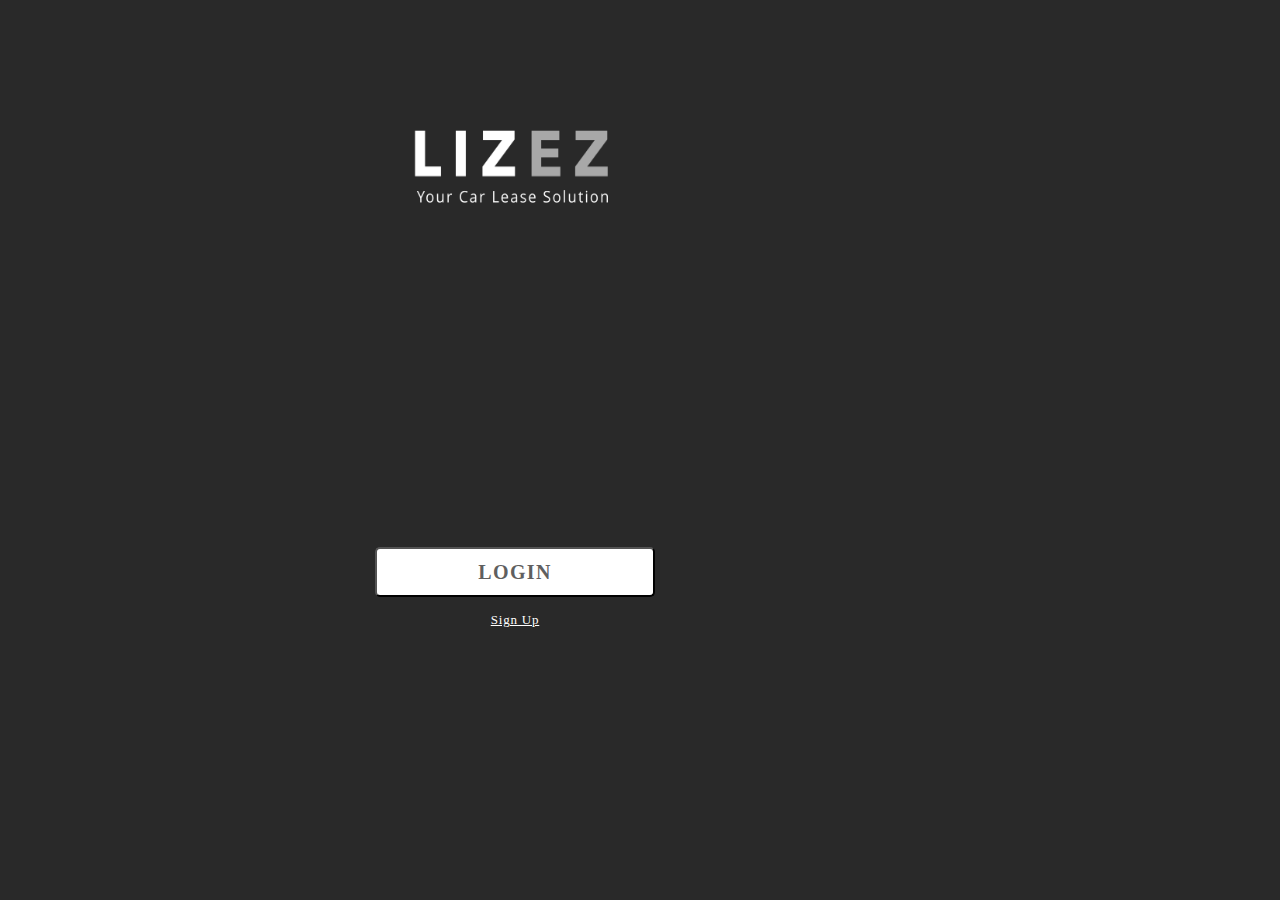
<file: index.html>
<html lang="en" xmlns="http://www.w3.org/1999/xhtml">
<head>
    <meta charset="utf-8" />
    <meta name="viewport" content="width=device-width,height=device-height,initial-scale=1.0" />
    <title>LIZEZ</title>
    <link href="css/style.css" rel="stylesheet" />
    <script src="script/jquery-3.3.1.min.js"></script>
    <script src="script/Script.js"></script>
</head>
 
    <body style="background-color: #292929">
        
       <div class="signin_logo" align="center">
       <span> <img src="assets/imgs/logo.png" width="211" height="95">
           </span>
        </div> 
        
        <div class="signin_signup" align="center">
        <button class="signin_button" >
            
            <div class="content_login">
            LOGIN
            </div>
        </button> 
        
            <div class="content_signup">
            Sign Up
            
            
            </div>
            
        </div>
        
    </body>
</html>
</file>
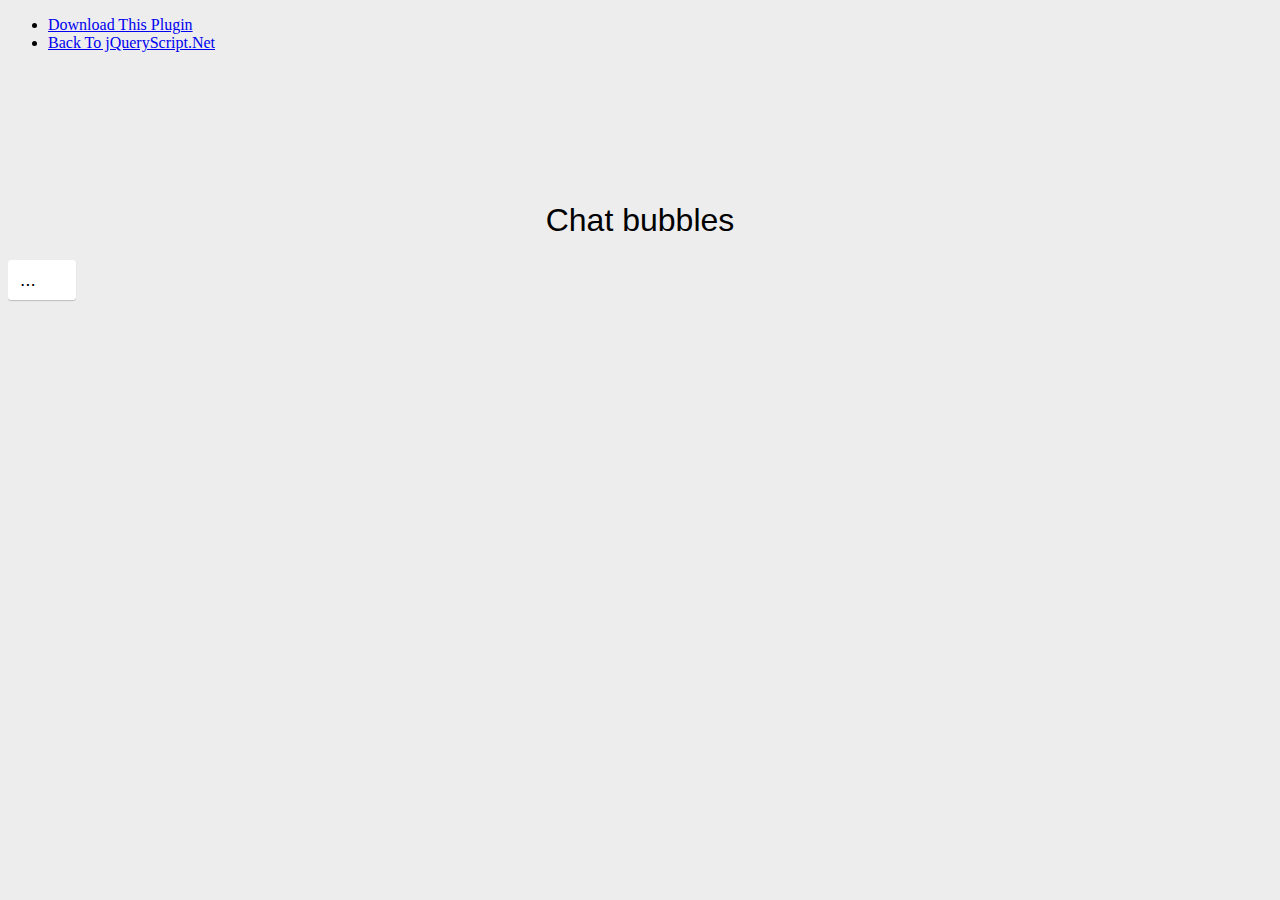
<file: script/chatBubble/index.html>
<!doctype html>
<html>
<head>
<meta charset="utf-8">
<meta http-equiv="X-UA-Compatible" content="IE=edge,chrome=1">
<meta name="viewport" content="width=device-width, initial-scale=1">
    <title>Chat Bubbles jQuery Plugin Demo</title>
    <link href="http://www.jqueryscript.net/css/jquerysctipttop.css" rel="stylesheet" type="text/css">
    <link rel="stylesheet" href="css/jquery.chatbubble.min.css" type="text/css">
    <style>
        body  {
            background: #ededed;
            font-family:'Roboto';
        }
        h1 {
            text-align:center;
            font-family: 'Helvetica Neue','Arial',sans-serif;
            font-weight:400;
            margin-top:150px;
        }
    </style>
</head>
<body>
<div id="jquery-script-menu">
<div class="jquery-script-center">
<ul>
<li><a href="http://www.jqueryscript.net/text/jQuery-Plugin-To-Create-Pretty-Chat-Bubbles-chatbubble-js.html">Download This Plugin</a></li>
<li><a href="http://www.jqueryscript.net/">Back To jQueryScript.Net</a></li>
</ul>
<div class="jquery-script-ads"><script type="text/javascript"><!--
google_ad_client = "ca-pub-2783044520727903";
/* jQuery_demo */
google_ad_slot = "2780937993";
google_ad_width = 728;
google_ad_height = 90;
//-->
</script>
<script type="text/javascript"
src="http://pagead2.googlesyndication.com/pagead/show_ads.js">
</script></div>
<div class="jquery-script-clear"></div>
</div>
</div>
    <h1>Chat bubbles</h1>
    <ul id="messages"></ul>
    <script src="http://code.jquery.com/jquery-3.1.1.slim.min.js"></script>

    <script src="js/jquery.chatbubble.min.js"></script>

    <script>

    var messages = ['Hi, this is my first message', 'Hello, this is my second message', 'Message message message']
   
    $('#messages').chatBubble({
        messages: messages,
		typingSpeed: 5000
    });

    </script>
</body><script type="text/javascript">

  var _gaq = _gaq || [];
  _gaq.push(['_setAccount', 'UA-36251023-1']);
  _gaq.push(['_setDomainName', 'jqueryscript.net']);
  _gaq.push(['_trackPageview']);

  (function() {
    var ga = document.createElement('script'); ga.type = 'text/javascript'; ga.async = true;
    ga.src = ('https:' == document.location.protocol ? 'https://ssl' : 'http://www') + '.google-analytics.com/ga.js';
    var s = document.getElementsByTagName('script')[0]; s.parentNode.insertBefore(ga, s);
  })();

</script>
</html>
</file>
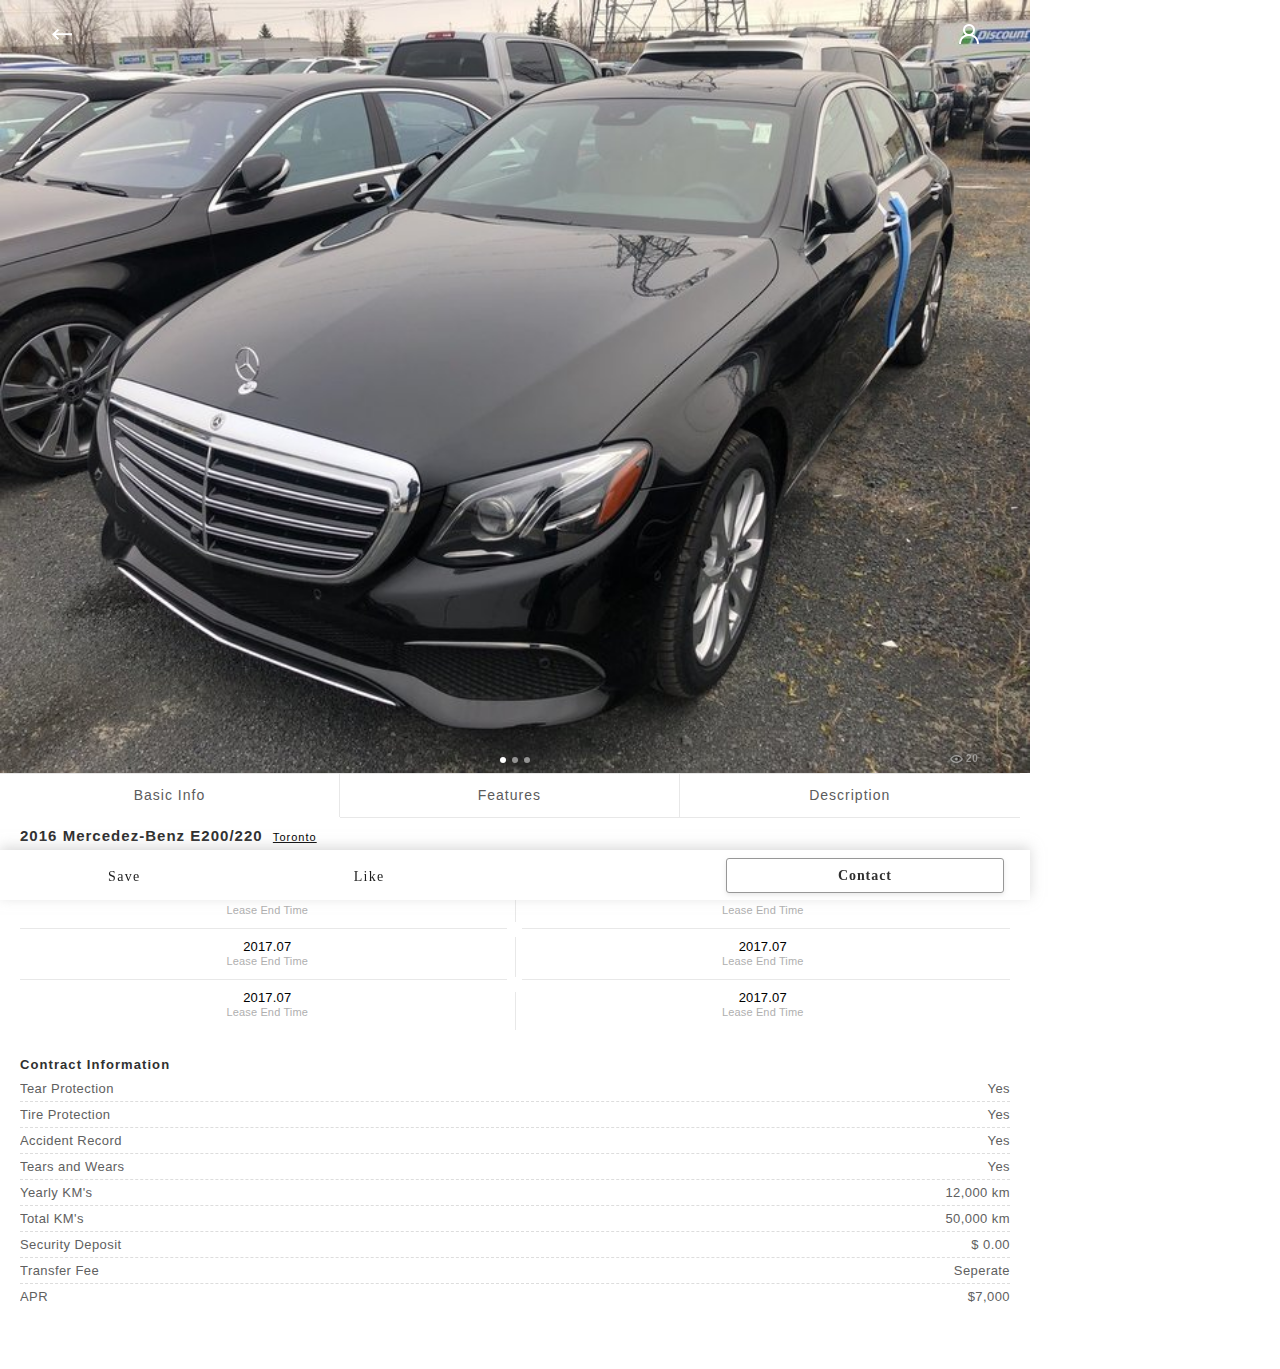
<file: carDetail.html>
﻿<!DOCTYPE html>

<html lang="en" xmlns="http://www.w3.org/1999/xhtml">
<head>
    <meta charset="utf-8" />
    <meta name="viewport" content="width=device-width,height=device-height,initial-scale=1.0" />
    <title>LIZEZ</title>
    <link href="css/style.css" rel="stylesheet" />
    <link rel="stylesheet" href="https://maxcdn.bootstrapcdn.com/bootstrap/4.0.0/css/bootstrap.min.css" integrity="sha384-Gn5384xqQ1aoWXA+058RXPxPg6fy4IWvTNh0E263XmFcJlSAwiGgFAW/dAiS6JXm" crossorigin="anonymous">
    <link rel="stylesheet" href="https://use.fontawesome.com/releases/v5.8.1/css/all.css" integrity="sha384-50oBUHEmvpQ+1lW4y57PTFmhCaXp0ML5d60M1M7uH2+nqUivzIebhndOJK28anvf" crossorigin="anonymous">
    <script src="https://code.jquery.com/jquery-3.2.1.slim.min.js" integrity="sha384-KJ3o2DKtIkvYIK3UENzmM7KCkRr/rE9/Qpg6aAZGJwFDMVNA/GpGFF93hXpG5KkN" crossorigin="anonymous"></script>
    <script src="https://cdnjs.cloudflare.com/ajax/libs/popper.js/1.12.9/umd/popper.min.js" integrity="sha384-ApNbgh9B+Y1QKtv3Rn7W3mgPxhU9K/ScQsAP7hUibX39j7fakFPskvXusvfa0b4Q" crossorigin="anonymous"></script>
    <script src="https://maxcdn.bootstrapcdn.com/bootstrap/4.0.0/js/bootstrap.min.js" integrity="sha384-JZR6Spejh4U02d8jOt6vLEHfe/JQGiRRSQQxSfFWpi1MquVdAyjUar5+76PVCmYl" crossorigin="anonymous"></script>
    <script src="script/jquery-3.3.1.min.js"></script>
    <script src="script/Script.js"></script>
</head>
<body>
    <nav class="mobile-bottom-nav">
        <div class="mobile-bottom-nav__item">
            <div class="mobile-bottom-nav__item-content">
                <span class="button-text-left">
                    <i class="far fa-star changeable-icon"></i>
                    <span>Save</span>
                </span>

            </div>
        </div>

        <div class="mobile-bottom-nav__item">
            <div class="mobile-bottom-nav__item-content">
                <span class="button-text-left">
                    <i class="far fa-heart changeable-icon"></i>
                    <span>Like</span>
                </span>
            </div>
        </div>

        <div class="mobile-bottom-nav__item">
            <div class="mobile-bottom-nav__item-content">
            </div>
        </div>

        <div class="mobile-bottom-nav__item">
            <div class="mobile-bottom-nav__item-content">
                <button class="button-bottom goToMessage">Contact</button>
            </div>
        </div>
    </nav>

    <div id="carouselExampleIndicators" class="carousel slide" data-ride="carousel">
        <div class="top">
            <div class="logo">
                <div class="top-burger">
                    <img id="goToCarList" src="assets/arrow_left.png" style="width: 20px;" />
                </div>
                <div class="top-logo"></div>
                <div class="top-user">
                    <img src="assets/user_profile.png" class="icon" />
                </div>
            </div>
        </div>
        <ol class="carousel-indicators">
            <li data-target="#carouselExampleIndicators" data-slide-to="0" class="active"></li>
            <li data-target="#carouselExampleIndicators" data-slide-to="1"></li>
            <li data-target="#carouselExampleIndicators" data-slide-to="2"></li>
        </ol>
        <div class="carousel-inner">
            <div class="carousel-item active">
                <img src="assets/imgs/e200.jpg" class="d-block w-100" />
            </div>
            <div class="carousel-item">
                <img src="assets/imgs/e200.jpg" class="d-block w-100" />
            </div>
            <div class="carousel-item">
                <img src="assets/imgs/e200.jpg" class="d-block w-100" />
            </div>
        </div>
        <!--<a class="carousel-control-prev" href="#carouselExampleIndicators" role="button" data-slide="prev">
            <span class="carousel-control-prev-icon" aria-hidden="true"></span>
            <span class="sr-only">Previous</span>
        </a>
        <a class="carousel-control-next" href="#carouselExampleIndicators" role="button" data-slide="next">
            <span class="carousel-control-next-icon" aria-hidden="true"></span>
            <span class="sr-only">Next</span>
        </a>-->
    </div>

    <div class="img-indicator-div">
        <div>
            <img src="assets/review.png" style="width: 13px; height: 8px;" />
            <span> 20</span>
        </div>
    </div>

    <div class="car-detail-div">
        <div class="car-list-button-div">
            <div class="button-tab button-tab-active" onclick="openTab(event,'basicInfo')">Basic Info</div>
            <div class="button-tab" onclick="openTab(event,'feature')">Features</div>
            <div class="button-tab" onclick="openTab(event,'desc')">Description</div>
        </div>
        <div id="basicInfo" class="tab-container tab">
            <div class="tab-container-content">
                <div class="name">
                    2016 Mercedez-Benz E200/220
                    <span class="location">Toronto</span>
                </div>
                <div class="payment">
                    <div class="float-left">
                        DownPayment:
                        <span class="price"> $35,000</span>
                    </div>
                    <div class="float-right">
                        You Pay:
                        <span class="price"> $1,000</span>
                    </div>
                </div>
                <div class="info-table-div">
                    <table>
                        <tbody>
                            <tr>
                                <td>
                                    <div class="item">
                                        <div class="time">2017.07</div>
                                        <div class="text">Lease End Time</div>
                                    </div>
                                </td>
                                <td>
                                    <div class="item">
                                        <div class="time">2017.07</div>
                                        <div class="text">Lease End Time</div>
                                    </div>
                                </td>
                            </tr>
                            <tr>
                                <td>
                                    <div class="item">
                                        <div class="time">2017.07</div>
                                        <div class="text">Lease End Time</div>
                                    </div>
                                </td>
                                <td>
                                    <div class="item">
                                        <div class="time">2017.07</div>
                                        <div class="text">Lease End Time</div>
                                    </div>
                                </td>
                            </tr>
                            <tr>
                                <td>
                                    <div class="item">
                                        <div class="time">2017.07</div>
                                        <div class="text">Lease End Time</div>
                                    </div>
                                </td>
                                <td>
                                    <div class="item">
                                        <div class="time">2017.07</div>
                                        <div class="text">Lease End Time</div>
                                    </div>
                                </td>

                            </tr>
                        </tbody>
                    </table>
                    <div class="white-spot-div">
                        <div style="position: relative; top: -110px; left: -1px;">
                            <div class="white-spot">
                            </div>
                        </div>
                        <div style="position: relative; top: -79px; left: -1px;">
                            <div class="white-spot">
                            </div>
                        </div>
                    </div>
                </div>

                <div class="contract">
                    <div class="title">
                        Contract Information
                    </div>
                    <ul>
                        <li>
                            <div class="float-left">Tear Protection</div>
                            <div class="float-right">Yes</div>
                        </li>
                        <li>
                            <div class="float-left">Tire Protection</div>
                            <div class="float-right">Yes</div>
                        </li>
                        <li>
                            <div class="float-left">Accident Record</div>
                            <div class="float-right">Yes</div>
                        </li>
                        <li>
                            <div class="float-left">Tears and Wears</div>
                            <div class="float-right">Yes</div>
                        </li>
                        <li>
                            <div class="float-left">Yearly KM's</div>
                            <div class="float-right">12,000 km</div>
                        </li>
                        <li>
                            <div class="float-left">Total KM's</div>
                            <div class="float-right">50,000 km</div>
                        </li>
                        <li>
                            <div class="float-left">Security Deposit</div>
                            <div class="float-right">$ 0.00</div>
                        </li>
                        <li>
                            <div class="float-left">Transfer Fee</div>
                            <div class="float-right">Seperate</div>
                        </li>
                        <li>
                            <div class="float-left">APR</div>
                            <div class="float-right">$7,000</div>
                        </li>
                    </ul>
                </div>
            </div>
        </div>

        <div id="feature" class="tab-container tab" style="display:none">
            <div class="tab-container-content">
                <div class="name">
                    2016 Mercedez-Benz E200/220
                    <span class="location">Toronto</span>
                </div>
                <div class="contract" style="margin-top: 10px;">
                    <div class="title">
                        Vehicle Packages
                    </div>
                    <ul>
                        <li>
                            <div class="float-left">Tear Protection</div>
                            <div class="float-right"><img src="assets/done_mini_grey.png" class="done-icon" /></div>
                        </li>
                        <li>
                            <div class="float-left">Tire Protection</div>
                            <div class="float-right"><img src="assets/done_mini_grey.png" class="done-icon" /></div>
                        </li>
                        <li>
                            <div class="float-left">Accident Record</div>
                            <div class="float-right"><img src="assets/done_mini_grey.png" class="done-icon" /></div>
                        </li>
                        <li>
                            <div class="float-left">Tears and Wears</div>
                            <div class="float-right"><img src="assets/done_mini_grey.png" class="done-icon" /></div>
                        </li>
                        <li>
                            <div class="float-left">Yearly KM's</div>
                            <div class="float-right"><img src="assets/done_mini_grey.png" class="done-icon" /></div>
                        </li>
                        <li>
                            <div class="float-left">Total KM's</div>
                            <div class="float-right"><img src="assets/done_mini_grey.png" class="done-icon" /></div>
                        </li>
                        <li>
                            <div class="float-left">Security Deposit</div>
                            <div class="float-right"><img src="assets/done_mini_grey.png" class="done-icon" /></div>
                        </li>
                        <li>
                            <div class="float-left">Transfer Fee</div>
                            <div class="float-right"><img src="assets/done_mini_grey.png" class="done-icon" /></div>
                        </li>
                        <li>
                            <div class="float-left">APR</div>
                            <div class="float-right"><img src="assets/done_mini_grey.png" class="done-icon" /></div>
                        </li>
                    </ul>
                </div>
                <div class="contract">
                    <div class="title">
                        Interior Features
                    </div>
                    <ul>
                        <li>
                            <div class="float-left">Tear Protection</div>
                            <div class="float-right"><img src="assets/done_mini_grey.png" class="done-icon" /></div>
                        </li>
                        <li>
                            <div class="float-left">Tire Protection</div>
                            <div class="float-right"><img src="assets/done_mini_grey.png" class="done-icon" /></div>
                        </li>
                        <li>
                            <div class="float-left">Accident Record</div>
                            <div class="float-right"><img src="assets/done_mini_grey.png" class="done-icon" /></div>
                        </li>
                        <li>
                            <div class="float-left">Tears and Wears</div>
                            <div class="float-right"><img src="assets/done_mini_grey.png" class="done-icon" /></div>
                        </li>
                        <li>
                            <div class="float-left">Yearly KM's</div>
                            <div class="float-right"><img src="assets/done_mini_grey.png" class="done-icon" /></div>
                        </li>
                        <li>
                            <div class="float-left">Total KM's</div>
                            <div class="float-right"><img src="assets/done_mini_grey.png" class="done-icon" /></div>
                        </li>
                        <li>
                            <div class="float-left">Security Deposit</div>
                            <div class="float-right"><img src="assets/done_mini_grey.png" class="done-icon" /></div>
                        </li>
                        <li>
                            <div class="float-left">Transfer Fee</div>
                            <div class="float-right"><img src="assets/done_mini_grey.png" class="done-icon" /></div>
                        </li>
                        <li>
                            <div class="float-left">APR</div>
                            <div class="float-right"><img src="assets/done_mini_grey.png" class="done-icon" /></div>
                        </li>
                    </ul>
                </div>
            </div>
        </div>

        <div id="desc" class="tab-container tab" style="display:none">
            <div class="tab-container-content">
                Desc
            </div>
        </div>
    </div>

</body>
</html>
</file>
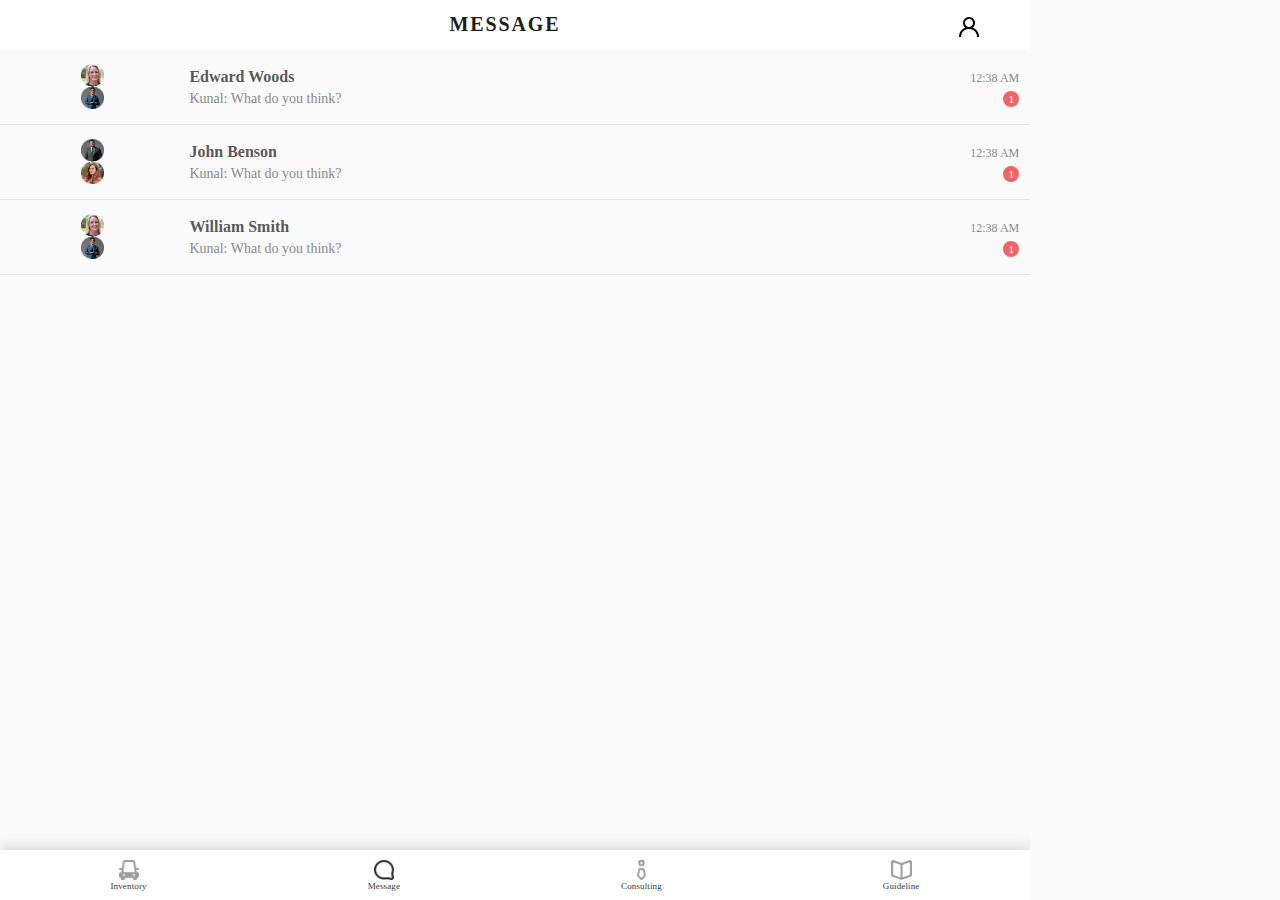
<file: ChatRoom.html>
﻿<!DOCTYPE html>

<html lang="en" xmlns="http://www.w3.org/1999/xhtml">
<head>
    <meta charset="utf-8" />
    <meta name="viewport" content="width=device-width,height=device-height,initial-scale=1.0" />
    <title>LIZEZ</title>
    <link rel="stylesheet" href="https://use.fontawesome.com/releases/v5.8.1/css/all.css" integrity="sha384-50oBUHEmvpQ+1lW4y57PTFmhCaXp0ML5d60M1M7uH2+nqUivzIebhndOJK28anvf" crossorigin="anonymous">
    <link href="css/default.css" rel="stylesheet" />
    <link href="css/reset.css" rel="stylesheet" />
    <link href="css/sideBar.css" rel="stylesheet" />
    <link href="css/style.css" rel="stylesheet" />
    <script src="script/jquery-3.3.1.min.js"></script>
    <script src="script/Script.js"></script>
</head>
<body>
    <div id="container">
        <div id="canvas">
            <div id="nav">
                <div id="title">
                    CONSOLE
                    <img src="assets/nav-icons/sidebar/close.png" id="closeSideBar" />
                </div>
                <ul id="toggle">
                    <li>
                        <div class="active border">
                            <a href="#">
                                <img src="assets/nav-icons/sidebar/arrow_left.png" class="sidebar-icon" style="top: 3px" />
                                LEASEHOLDER MODE
                            </a>
                        </div>
                    </li>
                    <li>
                        <div class="">
                            <a href="#">
                                <img src="assets/nav-icons/sidebar/settings.png" class="sidebar-icon" />
                                SETTINGS
                            </a>
                        </div>
                    </li>
                    <li>
                        <div class="">
                            <a href="#">
                                <img src="assets/nav-icons/sidebar/message_three_points.png" class="sidebar-icon" />
                                CONTACT US
                            </a>
                        </div>
                    </li>
                    <li>
                        <div class="">
                            <a href="#">
                                <img src="assets/nav-icons/sidebar/important_message.png" class="sidebar-icon" />
                                ABOUT US
                            </a>
                        </div>
                    </li>
                    <li>
                        <div class="">
                            <a href="#">
                                <img src="assets/nav-icons/sidebar/question.png" class="sidebar-icon" />
                                HELP
                            </a>
                        </div>
                    </li>
                </ul>
                 <a href="index.html"><button class="sign-out-btn">LOGOUT</button></a>
            </div>

            <div class="top">
                <div class="logo">
                    <div class="top-burger">
                        <!--<img src="assets/nav-icons/normal/Hamburger.png" class="icon" />-->
                        <a href="#" class="toggle-nav" id="bars"><i class="fa fa-bars"></i></a>
                    </div>
                    <div class="top-logo">MESSAGE</div>
                    <div class="top-user">
                        <img src="assets/nav-icons/normal/profile.png" class="icon" />
                    </div>
                </div>
            </div>

            <nav class="mobile-bottom-nav">
                <div class="mobile-bottom-nav__item mobile-bottom-nav__item--active" id="Cars">
                    <div class="mobile-bottom-nav__item-content">
                        <span>
                            <img src="assets/nav-icons/hover/car_front_view.png" class="icon" />
                        </span>
                        <span>Inventory</span>
                    </div>
                </div>
                <div class="mobile-bottom-nav__item" id="Chatroom">
                    <div class="mobile-bottom-nav__item-content">
                        <span>
                            <img src="assets/nav-icons/normal/message.png" class="icon" />
                        </span>
                        <span>Message</span>
                    </div>
                </div>
                <!--<div class="mobile-bottom-nav__item">
            <div class="mobile-bottom-nav__item-addbtn">
                <img src="assets/nav-icons/normal/plus_mini.png" class="icon" />
            </div>
        </div>-->
                <div class="mobile-bottom-nav__item" id="Consulting">
                    <div class="mobile-bottom-nav__item-content">
                        <span>
                            <img src="assets/nav-icons/hover/tie_round.png" class="icon" />
                        </span>
                        <span>Consulting</span>
                    </div>
                </div>

                <div class="mobile-bottom-nav__item" id="Guidline">
                    <div class="mobile-bottom-nav__item-content">
                        <span>
                            <img src="assets/nav-icons/hover/book.png" class="icon" />
                        </span>
                        <span>Guideline</span>
                    </div>
                </div>
            </nav>

            <div class="body-div chat-list-div">
                <div class="chat-item goToMessage">
                    <div class="left-section-div">
                        <img src="assets/imgs/two2.png" />
                    </div>
                    <div class="middle-section-div">
                        <div class="name">
                            Edward Woods
                        </div>
                        <div class="conversation">
                            Kunal: What do you think?
                        </div>
                    </div>
                    <div class="right-section-div">
                        <div class="time">
                            12:38 AM
                        </div>
                        <div class="bubble">
                            1
                        </div>
                    </div>
                </div>
                <div class="chat-item goToMessage">
                    <div class="left-section-div">
                        <img src="assets/imgs/two.png" />
                    </div>
                    <div class="middle-section-div">
                        <div class="name">
                            John Benson
                        </div>
                        <div class="conversation">
                            Kunal: What do you think?
                        </div>
                    </div>
                    <div class="right-section-div">
                        <div class="time">
                            12:38 AM
                        </div>
                        <div class="bubble">
                            1
                        </div>
                    </div>
                </div>
                <div class="chat-item goToMessage">
                    <div class="left-section-div">
                        <img src="assets/imgs/two2.png" />
                    </div>
                    <div class="middle-section-div">
                        <div class="name">
                           William Smith
                        </div>
                        <div class="conversation">
                            Kunal: What do you think?
                        </div>
                    </div>
                    <div class="right-section-div">
                        <div class="time">
                            12:38 AM
                        </div>
                        <div class="bubble">
                            1
                        </div>
                    </div>
                </div>
            </div>

        </div>
    </div>
</body>
</html>
</file>
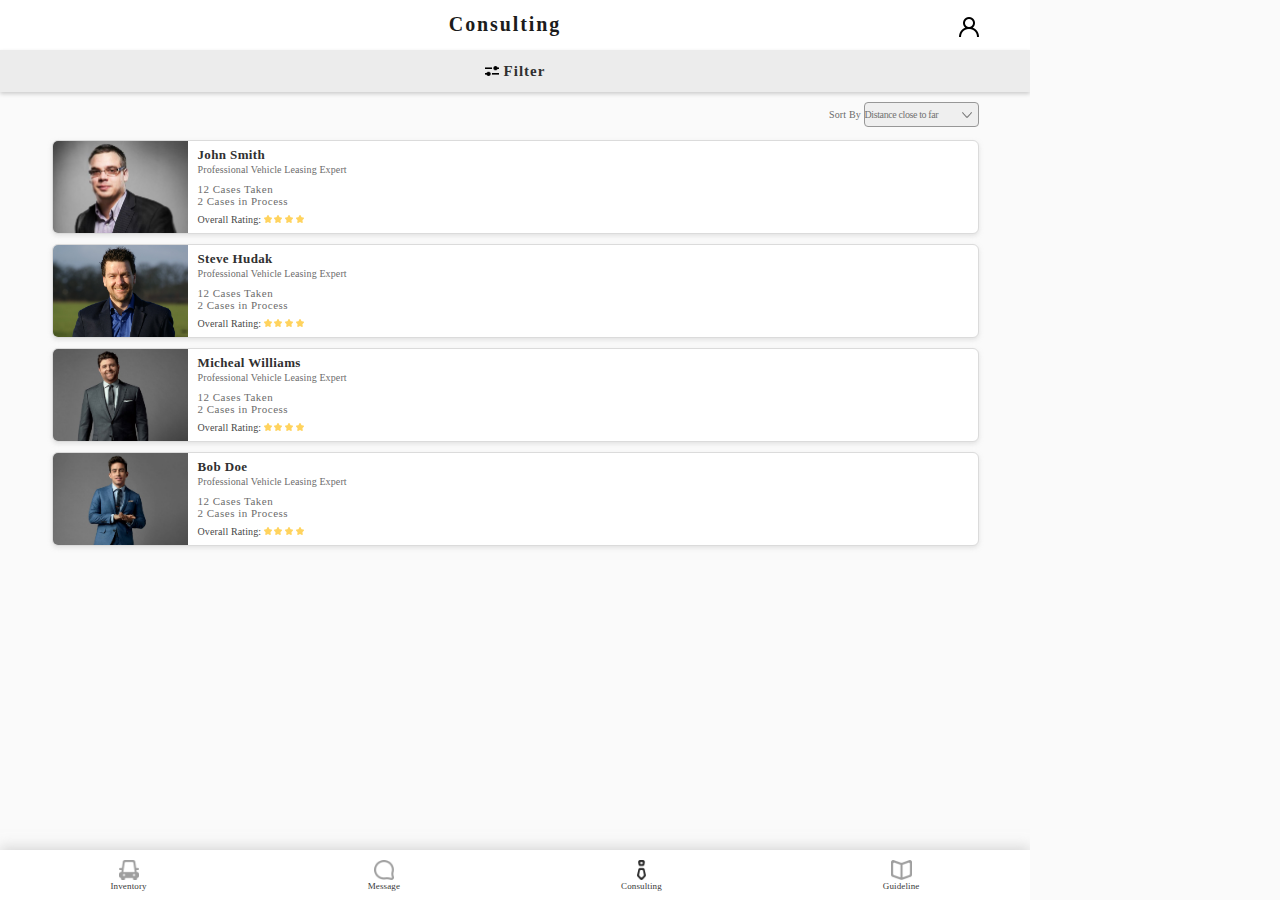
<file: Consulting.html>
﻿<!DOCTYPE html>

<html lang="en" xmlns="http://www.w3.org/1999/xhtml">
<head>
    <meta charset="utf-8" />
    <meta name="viewport" content="width=device-width,height=device-height,initial-scale=1.0" />
    <title>LIZEZ</title>
    <link rel="stylesheet" href="https://use.fontawesome.com/releases/v5.8.1/css/all.css" integrity="sha384-50oBUHEmvpQ+1lW4y57PTFmhCaXp0ML5d60M1M7uH2+nqUivzIebhndOJK28anvf" crossorigin="anonymous">
    <link href="css/default.css" rel="stylesheet" />
    <link href="css/reset.css" rel="stylesheet" />
    <link href="css/sideBar.css" rel="stylesheet" />
    <link href="css/style.css" rel="stylesheet" />
    <script src="script/jquery-3.3.1.min.js"></script>
    <script src="script/Script.js"></script>
</head>
<body>
    <div id="container">
        <div id="canvas">
            <div id="nav">
                <div id="title">
                    CONSOLE
                    <img src="assets/nav-icons/sidebar/close.png" id="closeSideBar" />
                </div>
                <ul id="toggle">
                    <li>
                        <div class="active border">
                            <a href="#">
                                <img src="assets/nav-icons/sidebar/arrow_left.png" class="sidebar-icon" style="top: 3px" />
                                LEASEHOLDER MODE
                            </a>
                        </div>
                    </li>
                    <li>
                        <div class="">
                            <a href="#">
                                <img src="assets/nav-icons/sidebar/settings.png" class="sidebar-icon" />
                                SETTINGS
                            </a>
                        </div>
                    </li>
                    <li>
                        <div class="">
                            <a href="#">
                                <img src="assets/nav-icons/sidebar/message_three_points.png" class="sidebar-icon" />
                                CONTACT US
                            </a>
                        </div>
                    </li>
                    <li>
                        <div class="">
                            <a href="#">
                                <img src="assets/nav-icons/sidebar/important_message.png" class="sidebar-icon" />
                                ABOUT US
                            </a>
                        </div>
                    </li>
                    <li>
                        <div class="">
                            <a href="#">
                                <img src="assets/nav-icons/sidebar/question.png" class="sidebar-icon" />
                                HELP
                            </a>
                        </div>
                    </li>
                </ul>
                <a href="index.html"><button class="sign-out-btn">LOGOUT</button></a>
            </div>

            <div class="top">
                <div class="logo">
                    <div class="top-burger">
                        <!--<img src="assets/nav-icons/normal/Hamburger.png" class="icon" />-->
                        <a href="#" class="toggle-nav" id="bars"><i class="fa fa-bars"></i></a>
                    </div>
                    <div class="top-logo">Consulting</div>
                    <div class="top-user">
                        <img src="assets/nav-icons/normal/profile.png" class="icon" />
                    </div>
                </div>
            </div>

            <nav class="mobile-bottom-nav">
                <div class="mobile-bottom-nav__item mobile-bottom-nav__item--active" id="Cars">
                    <div class="mobile-bottom-nav__item-content">
                        <span>
                            <img src="assets/nav-icons/hover/car_front_view.png" class="icon" />
                        </span>
                        <span>Inventory</span>
                    </div>
                </div>
                <div class="mobile-bottom-nav__item" id="Chatroom">
                    <div class="mobile-bottom-nav__item-content">
                        <span>
                            <img src="assets/nav-icons/hover/message.png" class="icon" />
                        </span>
                        <span>Message</span>
                    </div>
                </div>
                <!--<div class="mobile-bottom-nav__item">
            <div class="mobile-bottom-nav__item-addbtn">
                <img src="assets/nav-icons/normal/plus_mini.png" class="icon" />
            </div>
        </div>-->
                <div class="mobile-bottom-nav__item" id="Consulting">
                    <div class="mobile-bottom-nav__item-content">
                        <span>
                            <img src="assets/nav-icons/normal/tie_round.png" class="icon" />
                        </span>
                        <span>Consulting</span>
                    </div>
                </div>

                <div class="mobile-bottom-nav__item" id="Guidline">
                    <div class="mobile-bottom-nav__item-content">
                        <span>
                            <img src="assets/nav-icons/hover/book.png" class="icon" />
                        </span>
                        <span>Guideline</span>
                    </div>
                </div>
            </nav>

            <div class="filter-div">
                <div id="filter-trigger" onclick="showFilter()">
                    <img src="assets/settings.png" class="icon" />
                    Filter
                </div>
                <div id="filter-detail">
                    <div class="filter-item">
                        <input class="filter-item-input" />
                        <span>LOCATION</span>
                    </div>
                    <div class="filter-item">
                        <input class="filter-item-input" />
                        <span>RATING</span>
                    </div>
                    <div class="filter-item">
                        <input class="filter-item-input" />
                        <span>TYPE</span>
                    </div>
                    <div class="filter-btn-div">
                        <button class="button-white" onclick="HideFilter()">CLOSE</button>
                        <button class="button-grey" onclick="ShowSearchResult()">SEARCH</button>
                    </div>
                </div>
            </div>

            <div class="body-div chat-list-div">
                <div class="sub-filter">
                    Sort By
                    <select name="SortBy">
                        <option>Distance close to far</option>
                    </select>
                </div>

                <div class="div-rect consultant" style="height: 94px">
                    <div class="div-img"  style="background-image: url('assets/imgs/consulting/1.jpg')">
                        <img src="assets/imgs/consulting/1.jpg" style="visibility: hidden"/>
                    </div>
                    <div class="div-content">
                        <div class="div-content-title">John Smith</div>
                        <div class="div-content-subtitle">
                            Professional Vehicle Leasing Expert
                        </div>
                        <div class="div-content-items">
                            12 Cases Taken<br />
                            2 Cases in Process
                        </div>
                        <div class="div-content-rate">
                            Overall Rating:
                            <img class="star-icon" src="assets/nav-icons/normal/star_favorite.png" />
                            <img class="star-icon" src="assets/nav-icons/normal/star_favorite.png" />
                            <img class="star-icon" src="assets/nav-icons/normal/star_favorite.png" />
                            <img class="star-icon" src="assets/nav-icons/normal/star_favorite.png" />
                        </div>
                    </div>
                </div>

                <div class="div-rect consultant" style="height: 94px">
                    <div class="div-img" style="background-image: url('assets/imgs/consulting/2.jpg')">
                        <img src="assets/imgs/consulting/2.jpg" style="visibility: hidden"/>
                    </div>
                    <div class="div-content">
                        <div class="div-content-title">Steve Hudak</div>
                        <div class="div-content-subtitle">
                            Professional Vehicle Leasing Expert
                        </div>
                        <div class="div-content-items">
                            12 Cases Taken<br />
                            2 Cases in Process
                        </div>
                        <div class="div-content-rate">
                            Overall Rating:
                            <img class="star-icon" src="assets/nav-icons/normal/star_favorite.png" />
                            <img class="star-icon" src="assets/nav-icons/normal/star_favorite.png" />
                            <img class="star-icon" src="assets/nav-icons/normal/star_favorite.png" />
                            <img class="star-icon" src="assets/nav-icons/normal/star_favorite.png" />
                        </div>
                    </div>
                </div>

                <div class="div-rect consultant" style="height: 94px">
                    <div class="div-img"  style="background-image: url('assets/imgs/consulting/3.jpg')">
                        <img src="assets/imgs/consulting/3.jpg" style="visibility: hidden"/>
                    </div>
                    <div class="div-content">
                        <div class="div-content-title">Micheal Williams</div>
                        <div class="div-content-subtitle">
                            Professional Vehicle Leasing Expert
                        </div>
                        <div class="div-content-items">
                            12 Cases Taken<br />
                            2 Cases in Process
                        </div>
                        <div class="div-content-rate">
                            Overall Rating:
                            <img class="star-icon" src="assets/nav-icons/normal/star_favorite.png" />
                            <img class="star-icon" src="assets/nav-icons/normal/star_favorite.png" />
                            <img class="star-icon" src="assets/nav-icons/normal/star_favorite.png" />
                            <img class="star-icon" src="assets/nav-icons/normal/star_favorite.png" />
                        </div>
                    </div>
                </div>

                <div class="div-rect consultant" style="height: 94px">
                    <div class="div-img" style="background-image: url('assets/imgs/consulting/4.jpg')">
                        <img src="assets/imgs/consulting/4.jpg" style="visibility: hidden"/>
                    </div>
                    <div class="div-content">
                        <div class="div-content-title">Bob Doe</div>
                        <div class="div-content-subtitle">
                            Professional Vehicle Leasing Expert
                        </div>
                        <div class="div-content-items">
                            12 Cases Taken<br />
                            2 Cases in Process
                        </div>
                        <div class="div-content-rate">
                            Overall Rating:
                            <img class="star-icon" src="assets/nav-icons/normal/star_favorite.png" />
                            <img class="star-icon" src="assets/nav-icons/normal/star_favorite.png" />
                            <img class="star-icon" src="assets/nav-icons/normal/star_favorite.png" />
                            <img class="star-icon" src="assets/nav-icons/normal/star_favorite.png" />
                        </div>
                    </div>
                </div>
            </div>
        </div>
    </div>
</body>
</html>
</file>
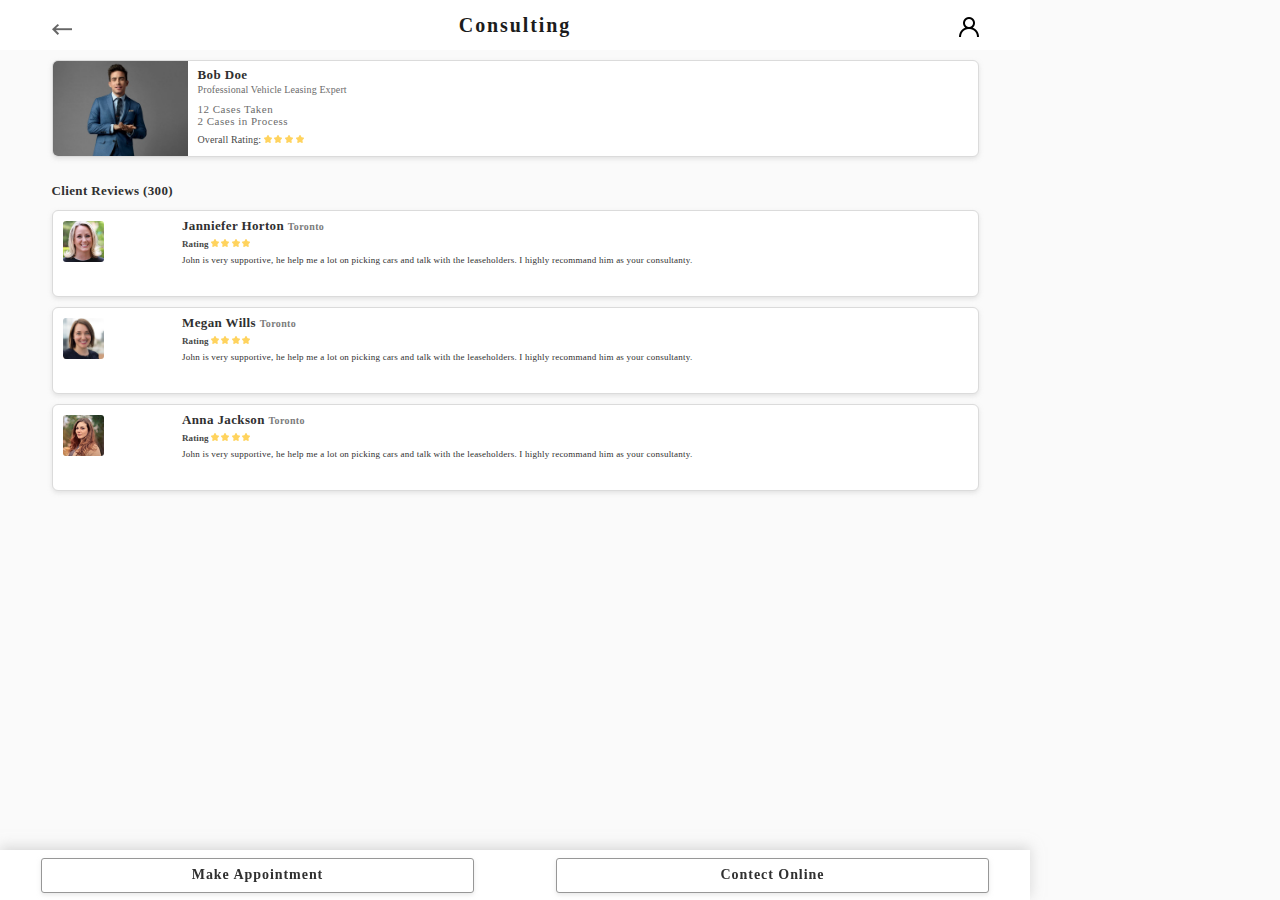
<file: consultingDetail.html>
﻿<!DOCTYPE html>

<html lang="en" xmlns="http://www.w3.org/1999/xhtml">
<head>
    <meta charset="utf-8" />
    <meta name="viewport" content="width=device-width,height=device-height,initial-scale=1.0" />
    <title>LIZEZ</title>
    <link href="css/style.css" rel="stylesheet" />
    <script src="script/jquery-3.3.1.min.js"></script>
    <script src="script/Script.js"></script>
</head>
<body>
    <div class="top">
        <div class="logo">
            <div class="top-burger">
                <img id="goToConsultingList" src="assets/nav-icons/normal/arrow_left.png" style="width: 20px;" />
            </div>
            <div class="top-logo">Consulting</div>
            <div class="top-user">
                <img src="assets/nav-icons/normal/profile.png" class="icon" />
            </div>
        </div>
    </div>

    <nav class="mobile-bottom-nav">
        <div class="mobile-bottom-nav__item" style="width: 50%">
            <div class="mobile-bottom-nav__item-content">
                <button class="button-bottom goToChatRoom">Make Appointment</button>
            </div>
        </div>
        
        <div class="mobile-bottom-nav__item" style="width: 50%">
            <div class="mobile-bottom-nav__item-content">
               <button class="button-bottom goToMessage">Contect Online</button>
            </div>
        </div>
    </nav>

    <div class="chat-list-div">
        <div class="div-rect img-o" style="height: 95px">
            <div class="div-img" style="background: url('assets/imgs/comment/1.jpg')">
                <img src="assets/imgs/comment/1.jpg" style="visibility: hidden"/>
            </div>
            <div class="div-content">
                <div class="div-content-title">Bob Doe</div>
                <div class="div-content-subtitle">
                    Professional Vehicle Leasing Expert
                </div>
                <div class="div-content-items">
                    12 Cases Taken<br />
                    2 Cases in Process
                </div>
                <div class="div-content-rate">
                    Overall Rating:
                    <img class="star-icon" src="assets/nav-icons/normal/star_favorite.png" />
                    <img class="star-icon" src="assets/nav-icons/normal/star_favorite.png" />
                    <img class="star-icon" src="assets/nav-icons/normal/star_favorite.png" />
                    <img class="star-icon" src="assets/nav-icons/normal/star_favorite.png" />
                </div>
            </div>
        </div>

        <div class="client-review-div">
            <div class="client-review-title">
                Client Reviews (300)
            </div>

            <div class="div-rect carlist-car-div">
                <div class="div-img">
                    <div class="comment-img-div">
                        <img src="assets/imgs/comment/2.jpg" />
                    </div>
                </div>
                <div class="div-content">
                    <div class="div-content-title">
                        Janniefer Horton
                        <span class="div-content-title-hint">Toronto</span>
                    </div>
                    <div class="div-content-rate">
                        Rating
                        <img class="star-icon" src="assets/nav-icons/normal/star_favorite.png" />
                        <img class="star-icon" src="assets/nav-icons/normal/star_favorite.png" />
                        <img class="star-icon" src="assets/nav-icons/normal/star_favorite.png" />
                        <img class="star-icon" src="assets/nav-icons/normal/star_favorite.png" />
                    </div>
                    <div class="div-content-text">
                        John is very supportive, he help me a lot on picking cars and talk with the
                        leaseholders. I highly recommand him as your consultanty.
                    </div>
                </div>
            </div>

            <div class="div-rect carlist-car-div">
                <div class="div-img">
                    <div class="comment-img-div">
                        <img src="assets/imgs/comment/3.jpg" />
                    </div>
                </div>
                <div class="div-content">
                    <div class="div-content-title">
                       Megan Wills
                        <span class="div-content-title-hint">Toronto</span>
                    </div>
                    <div class="div-content-rate">
                        Rating
                        <img class="star-icon" src="assets/nav-icons/normal/star_favorite.png" />
                        <img class="star-icon" src="assets/nav-icons/normal/star_favorite.png" />
                        <img class="star-icon" src="assets/nav-icons/normal/star_favorite.png" />
                        <img class="star-icon" src="assets/nav-icons/normal/star_favorite.png" />
                    </div>
                    <div class="div-content-text">
                        John is very supportive, he help me a lot on picking cars and talk with the
                        leaseholders. I highly recommand him as your consultanty.
                    </div>
                </div>
            </div>

            <div class="div-rect carlist-car-div">
                <div class="div-img">
                    <div class="comment-img-div">
                        <img src="assets/imgs/comment/4.jpg" />
                    </div>
                </div>
                <div class="div-content">
                    <div class="div-content-title">
                       Anna Jackson
                        <span class="div-content-title-hint">Toronto</span>
                    </div>
                    <div class="div-content-rate">
                        Rating
                        <img class="star-icon" src="assets/nav-icons/normal/star_favorite.png" />
                        <img class="star-icon" src="assets/nav-icons/normal/star_favorite.png" />
                        <img class="star-icon" src="assets/nav-icons/normal/star_favorite.png" />
                        <img class="star-icon" src="assets/nav-icons/normal/star_favorite.png" />
                    </div>
                    <div class="div-content-text">
                        John is very supportive, he help me a lot on picking cars and talk with the
                        leaseholders. I highly recommand him as your consultanty.
                    </div>
                </div>
            </div>

        </div>
    </div>
</body>
</html>
</file>
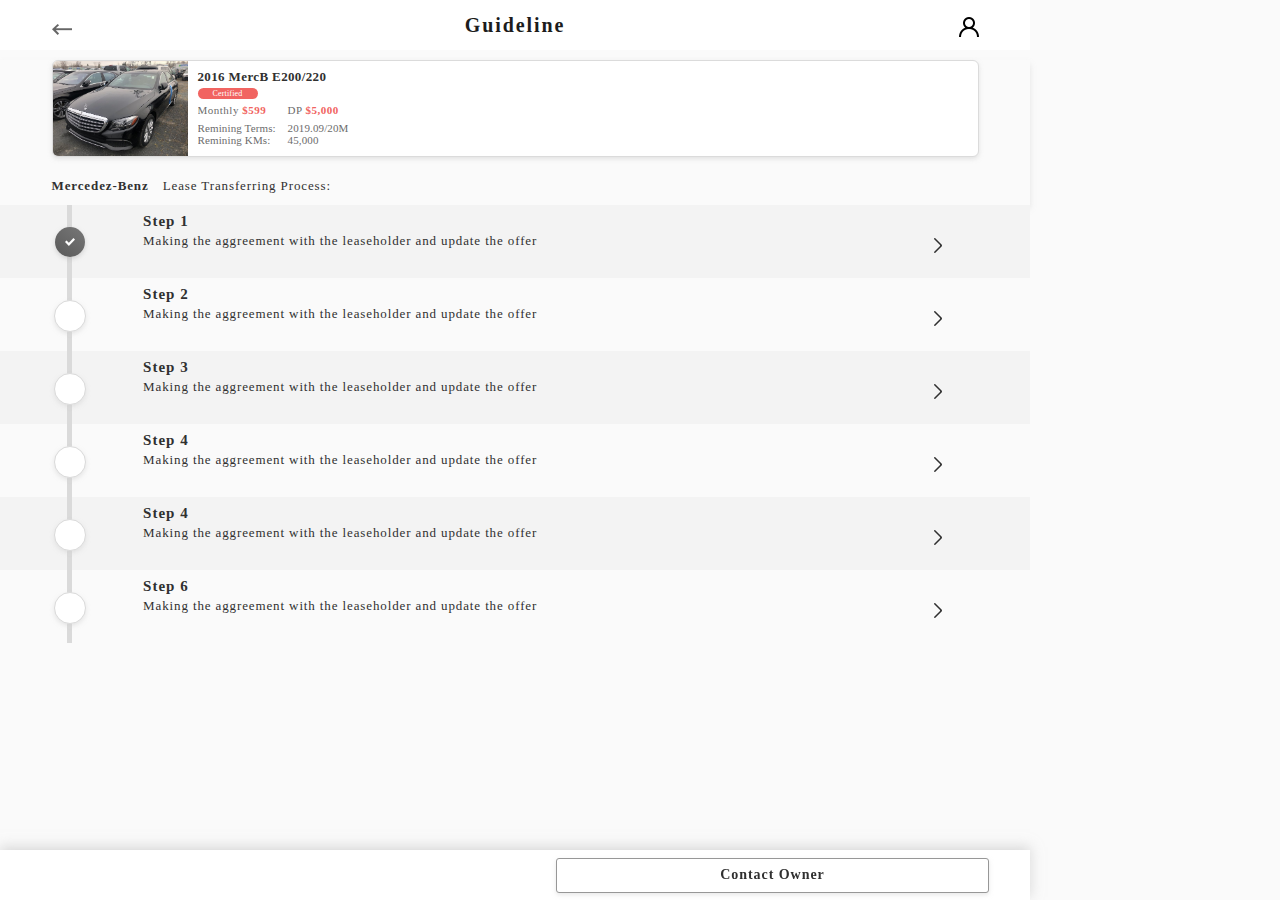
<file: guidelineDetail.html>
﻿<!DOCTYPE html>

<html lang="en" xmlns="http://www.w3.org/1999/xhtml">
<head>
    <meta charset="utf-8" />
    <meta name="viewport" content="width=device-width,height=device-height,initial-scale=1.0" />
    <title>LIZEZ</title>
    <link href="css/style.css" rel="stylesheet" />
    <script src="script/jquery-3.3.1.min.js"></script>
    <script src="script/Script.js"></script>
</head>
<body>
    <div class="top">
        <div class="logo">
            <div class="top-burger">
                <a class="goToGuideline">
                    <img src="assets/nav-icons/normal/arrow_left.png" style="width: 20px;" onclick='javascript:history.go(-1)' />
                </a>
            </div>
            <div class="top-logo">Guideline</div>
            <div class="top-user">
                <img src="assets/nav-icons/normal/profile.png" class="icon" />
            </div>
        </div>
    </div>

    <nav class="mobile-bottom-nav">
        <div class="mobile-bottom-nav__item" style="width: 50%">
            <div class="mobile-bottom-nav__item-content">
                <!--<button class="button-bottom">Make Appointment</button>-->
            </div>
        </div>

        <div class="mobile-bottom-nav__item" style="width: 50%">
            <div class="mobile-bottom-nav__item-content">
                <button class="button-bottom goToMessage" style="padding: 0px -10px;">Contact Owner</button>
            </div>
        </div>
    </nav>

    <div class="guideline-fixed-car-div">
        <div class="car-list-div">
            <div class="div-rect  carlist-car-div">
                <div class="div-img">
                    <img src="assets/imgs/e200.jpg" />
                </div>
                <div class="div-content">
                    <div class="div-content-title">2016 MercB E200/220</div>
                    <div class="div-content-tag">Certified</div>
                    <div class="div-content-subtitle">
                        <div>
                            <span class="text">Monthly</span>
                            <span class="number">$599</span>
                        </div>
                        <div>
                            <span class="text">DP</span>
                            <span class="number">$5,000</span>
                        </div>
                    </div>
                    <div class="div-content-items">
                        <div class="name">Remining Terms:</div>
                        <div class="text">2019.09/20M</div>
                    </div>
                    <div class="div-content-items">
                        <div class="name">Remining KMs:</div>
                        <div class="text">45,000</div>
                    </div>
                </div>
            </div>
        </div>
        <div class="hint">
            <span class="car-name">Mercedez-Benz</span>
            <span class="stage">Lease Transferring Process:</span>
        </div>
    </div>
    <div class="steps-list-div">
        <div class="step-div step-bg-dark">
            <div class="step-content-left">
                <div class="step-div">
                    <div class="img-div-cir cir-dark">
                        <img src="assets/done_mini.png" />
                    </div>
                </div>
            </div>
            <div class="step-content-div">
                <div class="step-title">
                    Step 1
                </div>
                <div class="step-content">
                    Making the aggreement with the leaseholder and update the offer
                </div>
            </div>
            <div class="step-content-right">
                <div class="img-div">
                    <img class="arrow-right-icon" src="assets/arrow_right.png" />
                </div>
            </div>
        </div>

        <div class="step-div">
            <div class="step-content-left">
                <div class="step-div">
                    <div class="img-div-cir cir-light">

                    </div>
                </div>
            </div>
            <div class="step-content-div">
                <div class="step-title">
                    Step 2
                </div>
                <div class="step-content">
                    Making the aggreement with the leaseholder and update the offer
                </div>
            </div>
            <div class="step-content-right">
                <div class="img-div">
                    <img class="arrow-right-icon" src="assets/arrow_right.png" />
                </div>
            </div>
        </div>

        <div class="step-div step-bg-dark">
            <div class="step-content-left">
                <div class="step-div">
                    <div class="img-div-cir cir-light">
                    </div>
                </div>
            </div>
            <div class="step-content-div">
                <div class="step-title">
                    Step 3
                </div>
                <div class="step-content">
                    Making the aggreement with the leaseholder and update the offer
                </div>
            </div>
            <div class="step-content-right">
                <div class="img-div">
                    <img class="arrow-right-icon" src="assets/arrow_right.png" />
                </div>
            </div>
        </div>

        <div class="step-div">
            <div class="step-content-left">
                <div class="step-div">
                    <div class="img-div-cir cir-light">

                    </div>
                </div>
            </div>
            <div class="step-content-div">
                <div class="step-title">
                    Step 4
                </div>
                <div class="step-content">
                    Making the aggreement with the leaseholder and update the offer
                </div>
            </div>
            <div class="step-content-right">
                <div class="img-div">
                    <img class="arrow-right-icon" src="assets/arrow_right.png" />
                </div>
            </div>
        </div>

        <div class="step-div step-bg-dark">
            <div class="step-content-left">
                <div class="step-div">
                    <div class="img-div-cir cir-light">
                    </div>
                </div>
            </div>
            <div class="step-content-div">
                <div class="step-title">
                    Step 4
                </div>
                <div class="step-content">
                    Making the aggreement with the leaseholder and update the offer
                </div>
            </div>
            <div class="step-content-right">
                <div class="img-div">
                    <img class="arrow-right-icon" src="assets/arrow_right.png" />
                </div>
            </div>
        </div>

        <div class="step-div">
            <div class="step-content-left">
                <div class="step-div">
                    <div class="img-div-cir cir-light">

                    </div>
                </div>
            </div>
            <div class="step-content-div">
                <div class="step-title">
                    Step 6
                </div>
                <div class="step-content">
                    Making the aggreement with the leaseholder and update the offer
                </div>
            </div>
            <div class="step-content-right">
                <div class="img-div">
                    <img class="arrow-right-icon" src="assets/arrow_right.png" />
                </div>
            </div>
        </div>
    </div>

    <script type="text/javascript">

    </script>
</body>
</html>
</file>
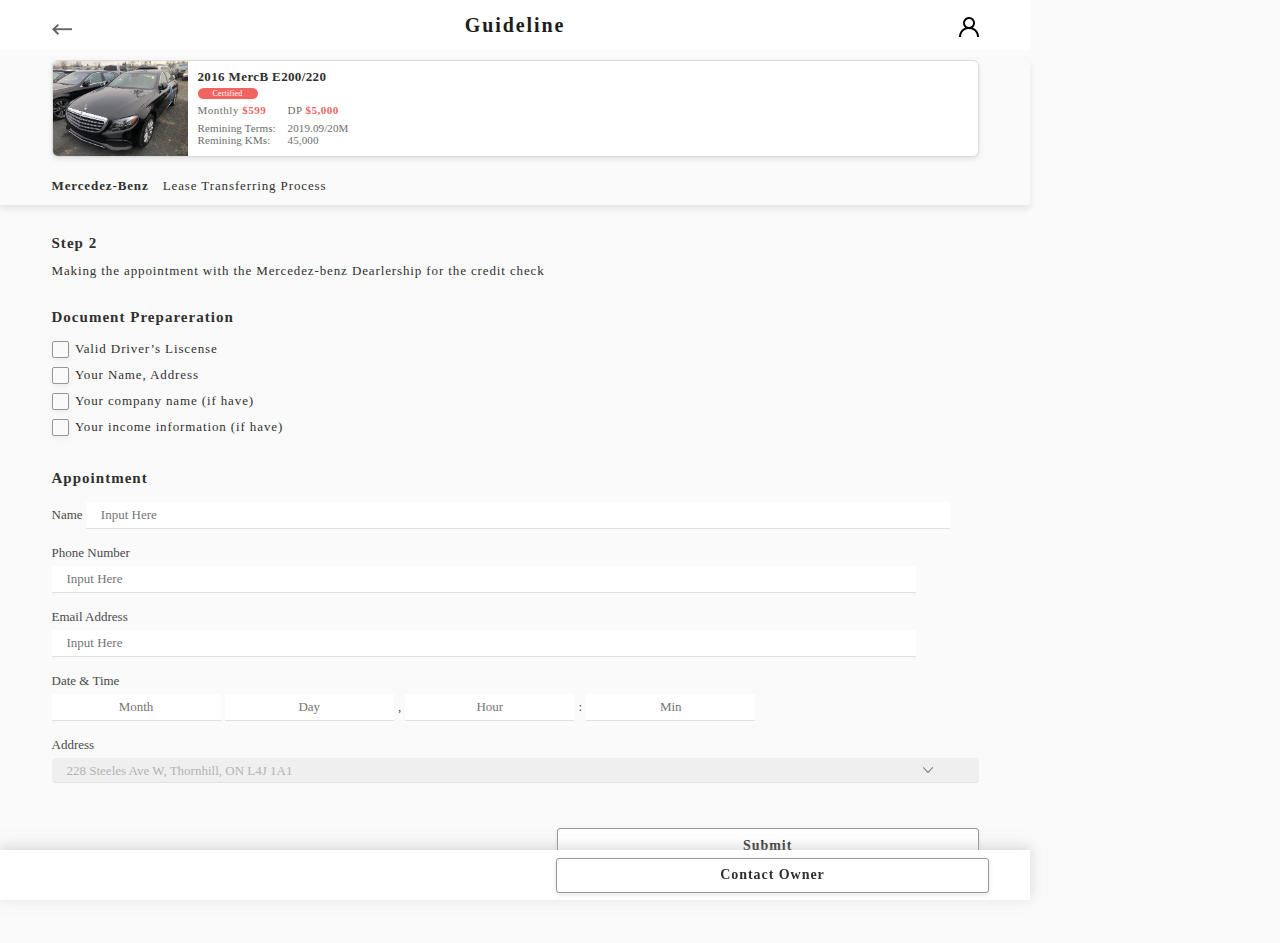
<file: guidelineStep.html>
﻿<!DOCTYPE html>

<html lang="en" xmlns="http://www.w3.org/1999/xhtml">
<head>
    <meta charset="utf-8" />
    <meta name="viewport" content="width=device-width,height=device-height,initial-scale=1.0" />
    <title>LIZEZ</title>
    <link href="css/style.css" rel="stylesheet" />
    <script src="script/jquery-3.3.1.min.js"></script>
    <script src="script/Script.js"></script>
</head>
<body>
    <div class="top">
        <div class="logo">
            <div class="top-burger">
                <a class="goToGuideLineDetail">
                    <img src="assets/nav-icons/normal/arrow_left.png" style="width: 20px;" onclick='javascript:history.go(-1)' />
                </a>
            </div>
            <div class="top-logo">Guideline</div>
            <div class="top-user">
                <img src="assets/nav-icons/normal/profile.png" class="icon" />
            </div>
        </div>
    </div>

    <nav class="mobile-bottom-nav">
        <div class="mobile-bottom-nav__item" style="width: 50%">
            <div class="mobile-bottom-nav__item-content">
                <!--<button class="button-bottom">Make Appointment</button>-->
            </div>
        </div>

        <div class="mobile-bottom-nav__item" style="width: 50%">
            <div class="mobile-bottom-nav__item-content">
                <button class="button-bottom goToMessage" style="padding: 0px -10px;">Contact Owner</button>
            </div>
        </div>
    </nav>

    <div class="guideline-fixed-car-div">
        <div class="car-list-div">
            <div class="div-rect">
                <div class="div-img">
                    <img src="assets/imgs/e200.jpg" />
                </div>
                <div class="div-content">
                    <div class="div-content-title">2016 MercB E200/220</div>
                    <div class="div-content-tag">Certified</div>
                    <div class="div-content-subtitle">
                        <div>
                            <span class="text">Monthly</span>
                            <span class="number">$599</span>
                        </div>
                        <div>
                            <span class="text">DP</span>
                            <span class="number">$5,000</span>
                        </div>
                    </div>
                    <div class="div-content-items">
                        <div class="name">Remining Terms:</div>
                        <div class="text">2019.09/20M</div>
                    </div>
                    <div class="div-content-items">
                        <div class="name">Remining KMs:</div>
                        <div class="text">45,000</div>
                    </div>
                </div>
            </div>
        </div>
        <div class="hint">
            <span class="car-name">Mercedez-Benz</span>
            <span class="stage">Lease Transferring Process</span>
        </div>
    </div>
    <div class="step-detail-wrapper">
        <div class="title">
            Step 2
        </div>
        <div class="content">
            Making the appointment with the Mercedez-benz Dearlership for the credit check
        </div>
        <div class="title">
            Document Prepareration
        </div>
        <div class="content">
            <input type="checkbox" id="doc1" />
            <label for="doc1">Valid Driver’s Liscense</label><br />

            <input type="checkbox" id="doc2" />
            <label for="doc2">Your Name, Address</label><br />

            <input type="checkbox" id="doc3" />
            <label for="doc3">Your company name (if have)</label><br />

            <input type="checkbox" id="doc4" />
            <label for="doc4">Your income information (if have)</label>
        </div>
        <div class="title">
            Appointment
        </div>
        <div class="content">
            <div>
                <span>
                    Name
                </span>
                <input type="text" placeholder="Input Here" class="full-width"/>
            </div>

            <div>
                <span>
                    Phone Number
                </span>
                <input type="tel" placeholder="Input Here" class="full-width" />
            </div>

            <div>
                <span>
                    Email Address
                </span>
                <input type="email" placeholder="Input Here" class="full-width" />
            </div>

            <div>
                <span>
                    Date & Time
                </span>
                <div>
                    <input type="number" placeholder="Month" />
                    <input type="number" placeholder="Day" />
                    <span>,</span>
                    <input type="number" placeholder="Hour" />
                    <span>:</span>
                    <input type="number" placeholder="Min" />
                </div>
            </div>

            <div>
                <span>
                    Address
                </span>
                <!--<input type="text" placeholder="Input Here" class="full-width" />-->
                <select>
                    <option value="1">228 Steeles Ave W, Thornhill, ON L4J 1A1</option>
                    <option value="2">761 Dundas St E, Toronto, ON M5A 4N5</option>
                    <option value="3">6120 Mavis Rd, Mississauga, ON L5V 2X4</option>
                    <option value="4">441 N Service Rd, Burlington, ON L7P 0A3</option>
                </select>
            </div>
        </div>

        <div style="text-align: right; margin-top: 30px">
            <button class="button-bottom" style="margin: 0; width: 45.5%;">
                Submit
            </button>

        </div>
    </div>


    <script type="text/javascript">

    </script>
</body>
</html>
</file>
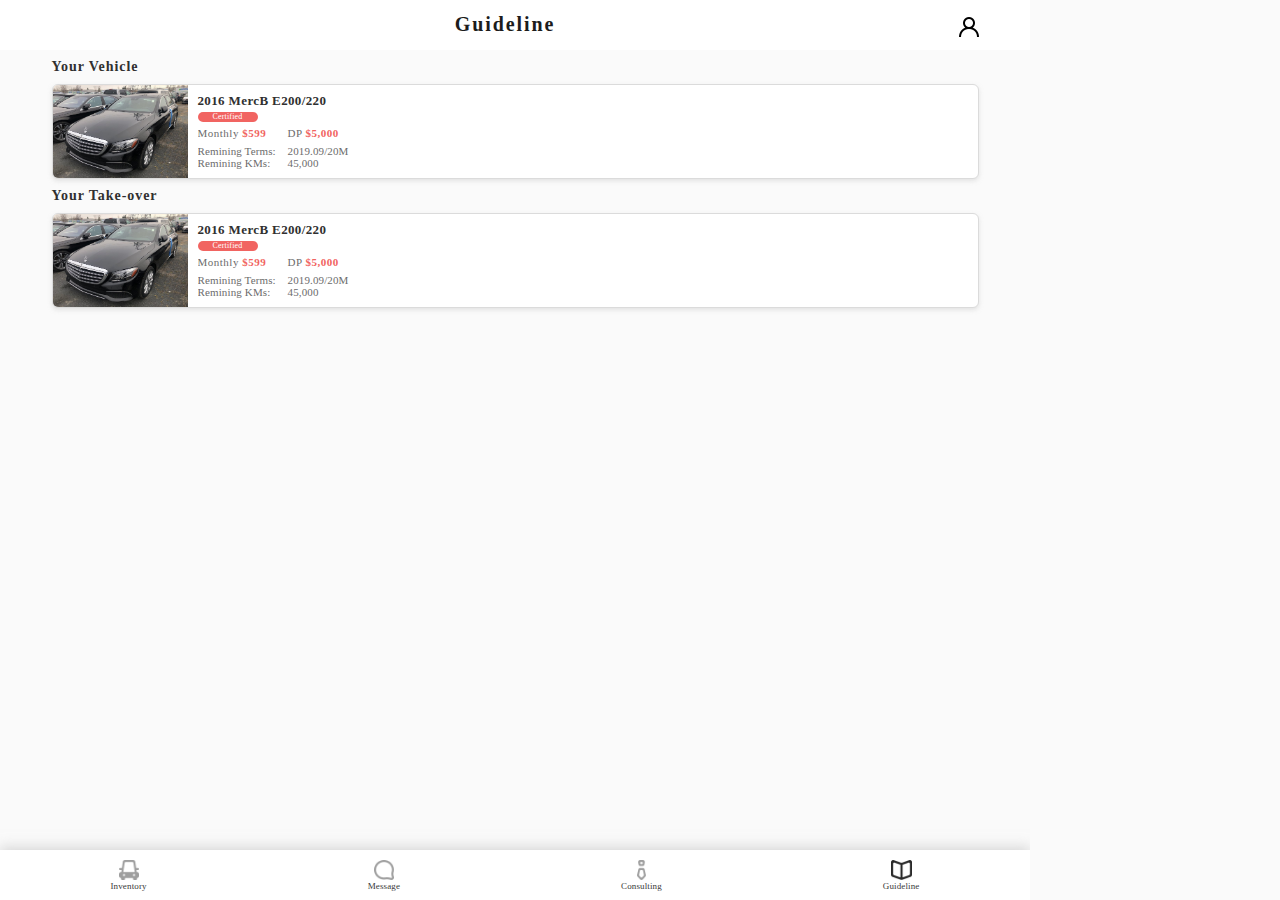
<file: Guidline.html>
﻿<!DOCTYPE html>

<html lang="en" xmlns="http://www.w3.org/1999/xhtml">
<head>
    <meta charset="utf-8" />
    <meta name="viewport" content="width=device-width,height=device-height,initial-scale=1.0" />
    <title>LIZEZ</title>
    <link rel="stylesheet" href="https://use.fontawesome.com/releases/v5.8.1/css/all.css" integrity="sha384-50oBUHEmvpQ+1lW4y57PTFmhCaXp0ML5d60M1M7uH2+nqUivzIebhndOJK28anvf" crossorigin="anonymous">
    <link href="css/default.css" rel="stylesheet" />
    <link href="css/reset.css" rel="stylesheet" />
    <link href="css/sideBar.css" rel="stylesheet" />
    <link href="css/style.css" rel="stylesheet" />
    <script src="script/jquery-3.3.1.min.js"></script>
    <script src="script/Script.js"></script>
</head>
<body>
    <div id="container">
        <div id="canvas">
            <div id="nav">
                <div id="title">
                    CONSOLE
                    <img src="assets/nav-icons/sidebar/close.png" id="closeSideBar" />
                </div>
                <ul id="toggle">
                    <li>
                        <div class="active border">
                            <a href="#">
                                <img src="assets/nav-icons/sidebar/arrow_left.png" class="sidebar-icon" style="top: 3px" />
                                LEASEHOLDER MODE
                            </a>
                        </div>
                    </li>
                    <li>
                        <div class="">
                            <a href="#">
                                <img src="assets/nav-icons/sidebar/settings.png" class="sidebar-icon" />
                                SETTINGS
                            </a>
                        </div>
                    </li>
                    <li>
                        <div class="">
                            <a href="#">
                                <img src="assets/nav-icons/sidebar/message_three_points.png" class="sidebar-icon" />
                                CONTACT US
                            </a>
                        </div>
                    </li>
                    <li>
                        <div class="">
                            <a href="#">
                                <img src="assets/nav-icons/sidebar/important_message.png" class="sidebar-icon" />
                                ABOUT US
                            </a>
                        </div>
                    </li>
                    <li>
                        <div class="">
                            <a href="#">
                                <img src="assets/nav-icons/sidebar/question.png" class="sidebar-icon" />
                                HELP
                            </a>
                        </div>
                    </li>
                </ul>
                 <a href="index.html"><button class="sign-out-btn">LOGOUT</button></a>
            </div>

            <div class="top">
                <div class="logo">
                    <div class="top-burger">
                        <!--<img src="assets/nav-icons/normal/Hamburger.png" class="icon" />-->
                        <a href="#" class="toggle-nav" id="bars"><i class="fa fa-bars"></i></a>
                    </div>
                    <div class="top-logo">Guideline</div>
                    <div class="top-user">
                        <img src="assets/nav-icons/normal/profile.png" class="icon" />
                    </div>
                </div>
            </div>

            <nav class="mobile-bottom-nav">
                <div class="mobile-bottom-nav__item mobile-bottom-nav__item--active" id="Cars">
                    <div class="mobile-bottom-nav__item-content">
                        <span>
                            <img src="assets/nav-icons/hover/car_front_view.png" class="icon" />
                        </span>
                        <span>Inventory</span>
                    </div>
                </div>
                <div class="mobile-bottom-nav__item" id="Chatroom">
                    <div class="mobile-bottom-nav__item-content">
                        <span>
                            <img src="assets/nav-icons/hover/message.png" class="icon" />
                        </span>
                        <span>Message</span>
                    </div>
                </div>
                <!--<div class="mobile-bottom-nav__item">
            <div class="mobile-bottom-nav__item-addbtn">
                <img src="assets/nav-icons/normal/plus_mini.png" class="icon" />
            </div>
        </div>-->
                <div class="mobile-bottom-nav__item" id="Consulting">
                    <div class="mobile-bottom-nav__item-content">
                        <span>
                            <img src="assets/nav-icons/hover/tie_round.png" class="icon" />
                        </span>
                        <span>Consulting</span>
                    </div>
                </div>

                <div class="mobile-bottom-nav__item" id="Guidline">
                    <div class="mobile-bottom-nav__item-content">
                        <span>
                            <img src="assets/nav-icons/normal/book.png" class="icon" />
                        </span>
                        <span>Guideline</span>
                    </div>
                </div>
            </nav>
            <div class="car-list-div">
                <div class="category-title">Your Vehicle</div>
                <div class="div-rect goToGuideLineDetail">
                    <div class="div-img">
                        <img src="assets/imgs/e200.jpg" />
                    </div>
                    <div class="div-content">
                        <div class="div-content-title">2016 MercB E200/220</div>
                        <div class="div-content-tag">Certified</div>
                        <div class="div-content-subtitle">
                            <div>
                                <span class="text">Monthly</span>
                                <span class="number">$599</span>
                            </div>
                            <div>
                                <span class="text">DP</span>
                                <span class="number">$5,000</span>
                            </div>
                        </div>
                        <div class="div-content-items">
                            <div class="name">Remining Terms:</div>
                            <div class="text">2019.09/20M</div>
                        </div>
                        <div class="div-content-items">
                            <div class="name">Remining KMs:</div>
                            <div class="text">45,000</div>
                        </div>
                    </div>
                </div>

                <div class="category-title">Your Take-over</div>

                <div class="div-rect goToGuideLineDetail">
                    <div class="div-img">
                        <img src="assets/imgs/e200.jpg" />
                    </div>
                    <div class="div-content">
                        <div class="div-content-title">2016 MercB E200/220</div>
                        <div class="div-content-tag">Certified</div>
                        <div class="div-content-subtitle">
                            <div>
                                <span class="text">Monthly</span>
                                <span class="number">$599</span>
                            </div>
                            <div>
                                <span class="text">DP</span>
                                <span class="number">$5,000</span>
                            </div>
                        </div>
                        <div class="div-content-items">
                            <div class="name">Remining Terms:</div>
                            <div class="text">2019.09/20M</div>
                        </div>
                        <div class="div-content-items">
                            <div class="name">Remining KMs:</div>
                            <div class="text">45,000</div>
                        </div>
                    </div>
                </div>
            </div>
        </div>
    </div>
</body>
</html>
</file>
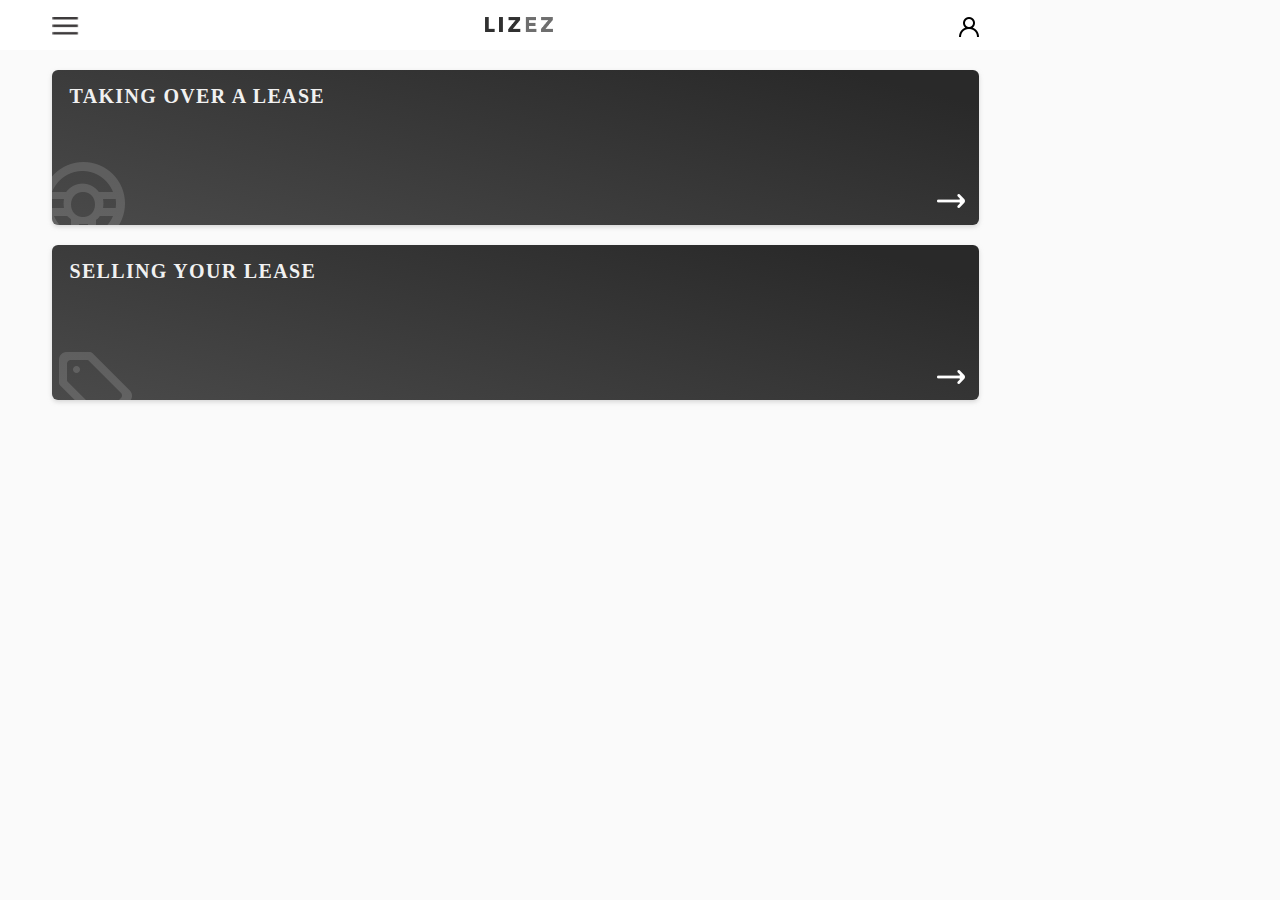
<file: login.html>
﻿<!DOCTYPE html>

<html lang="en" xmlns="http://www.w3.org/1999/xhtml">
<head>
    <meta charset="utf-8" />
    <meta name="viewport" content="width=device-width,height=device-height,initial-scale=1.0" />
    
    <title>LIZEZ</title>
    <link href="css/style.css" rel="stylesheet" />
    <script src="script/jquery-3.3.1.min.js"></script>
    <script src="script/Script.js"></script>
</head>
<body>
    <div class="top">
        <div class="logo">
            <div class="top-burger">
                <img src="assets/nav-icons/normal/Hamburger.png" class="icon" />
            </div>
            <div class="top-logo">
                <img src="assets/imgs/logo_small.png" width="68" />
            </div>
            <div class="top-user">
                <img src="assets/nav-icons/normal/profile.png" class="icon" />
            </div>
        </div>
    </div>

    <div class="div-login-rect" id="goToCarList">
        <div class="title">
           TAKING OVER A LEASE 
        </div>
        <div class="icon-wrapper">
            <img src="assets/steering_wheel.png" class="bg-icon"/>
            <img src="assets/arrow_right_bg.png" class="arrow-icon" style="top: 32px;"/>
        </div>
    </div>

    <div class="div-login-rect">
        <div class="title">
            SELLING YOUR LEASE
        </div>
        <div class="icon-wrapper" style="margin-top: 69px; padding-left: 7px;">
            <img src="assets/tag_round.png" class="bg-icon"/>
            <img src="assets/arrow_right_bg.png" class="arrow-icon" style="top: 18px;"/>
        </div>
    </div>

</body>
</html>
</file>
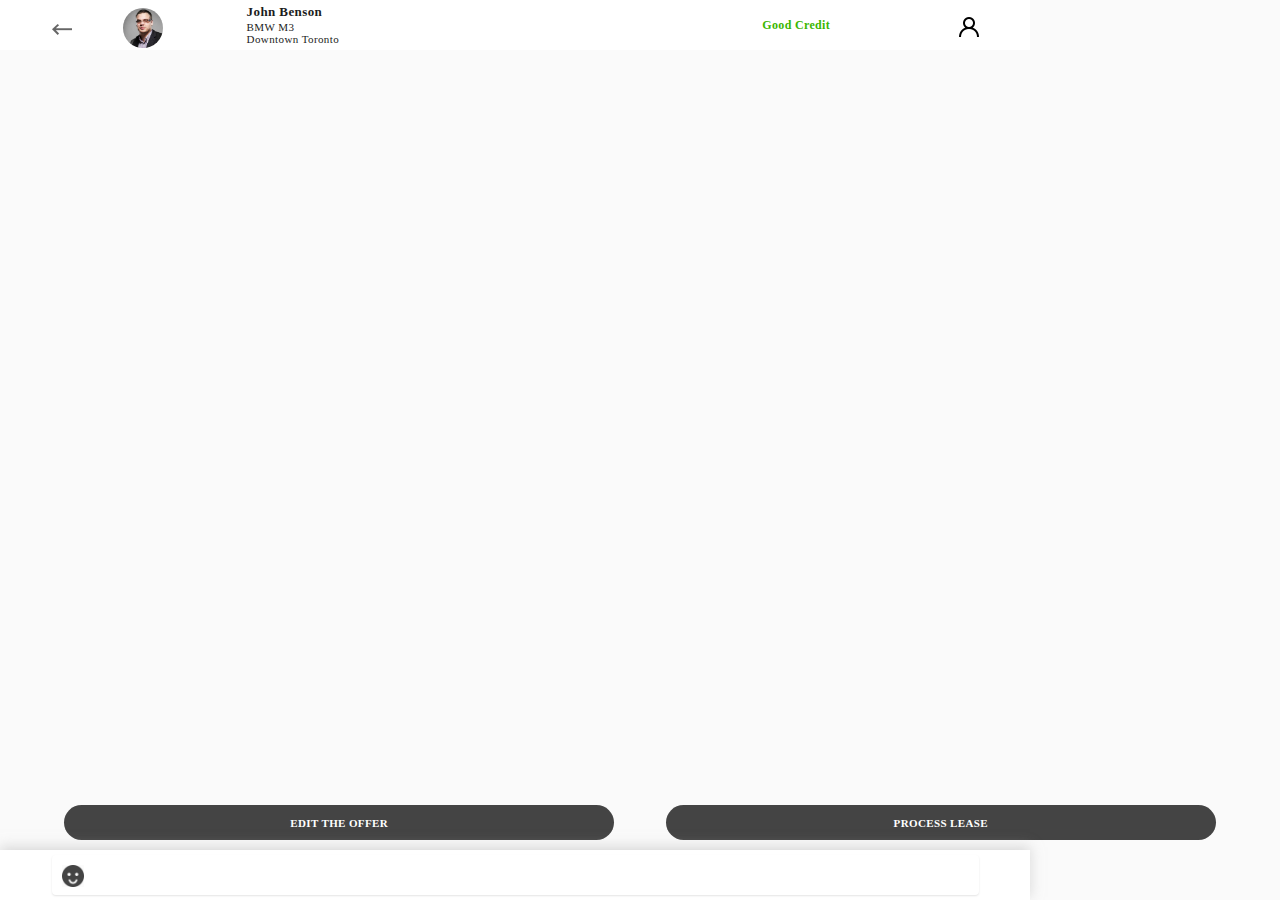
<file: message.html>
﻿<!DOCTYPE html>

<html lang="en" xmlns="http://www.w3.org/1999/xhtml">
<head>
    <meta charset="utf-8" />
    <meta name="viewport" content="width=device-width,height=device-height,initial-scale=1.0" />
    <title>LIZEZ</title>
    <link href="css/style.css" rel="stylesheet" />
    <link rel="stylesheet" href="script/chatBubble/css/jquery.chatbubble.min.css">
    <link rel="stylesheet" href="https://use.fontawesome.com/releases/v5.8.1/css/all.css" integrity="sha384-50oBUHEmvpQ+1lW4y57PTFmhCaXp0ML5d60M1M7uH2+nqUivzIebhndOJK28anvf" crossorigin="anonymous">

    <script src="script/jquery-3.3.1.min.js"></script>
    <script src="https://code.jquery.com/jquery-3.1.1.slim.min.js"></script>
    <script src="script/chatBubble/js/jquery.chatbubble.js"></script>
    <script src="script/Script.js"></script>


</head>
<body>
    <div class="top">
        <div class="logo">
            <div class="top-burger">
                <img class="goToChatRoom" src="assets/nav-icons/normal/arrow_left.png" style="width: 20px;" />
            </div>
            <div class="top-logo chating-top">
                <div class="content-div-left">
                    <img src="assets/imgs/1.jpg" />
                </div>
                <div class="content-div-center">
                    <div class="name" style="font-size:13px">
                        John Benson
                    </div>
                    <div class="company" style="font-size: 11px; margin-top: 3px; font-weight: normal">
                        BMW M3
                    </div>
                    <div class="location" style="font-size: 11px; font-weight: normal">
                        Downtown Toronto
                    </div>
                </div>
                <div class="content-div-right" style="font-size: 12px">
                    Good Credit
                </div>
            </div>
            <div class="top-user">
                <img src="assets/nav-icons/normal/profile.png" class="icon" />
            </div>
        </div>
    </div>

    <nav class="mobile-bottom-nav">
        <div class="mobile-bottom-nav__item">
            <div class="mobile-bottom-nav__item-content">
                <input class="input-chat" />
                <img class="emoji-icon" src="assets/emoji.png" />
                <div class="send-icon">
                    <i id="MsgAddIcon" class="fas fa-plus"></i>
                    <i id="MsgSendIcon" style="display: none;" class="fas fa-paper-plane"></i>
                </div>
            </div>
        </div>
    </nav>

    <div class="chat-div">
        <ul id="messages" class=""></ul>
    </div>

    <div class="msg-bubble">
        <div class="float-left">
            <button class="text-white goToGuideLineDetail">EDIT THE OFFER</button>
        </div>
        <div class="float-right">
            <button id="processLease" class="text-white">PROCESS LEASE</button>
        </div>
    </div>

    <div class="msg-notification" style="display: none;">
        <a href="guidelineDetail.html">Lease is being processed on step 3. Check it up</a>
    </div>
</body>
</html>
</file>
<file: css/style.css>
body, .mobile-bottom-nav {
    min-width: 360px;
    max-width: 1030px;
    font-family: OpenSans;
    background-color: #fafafa;
    margin: 0px;
}

button {
    height: 35px;
    min-width: 120px;
    border-radius: 4px;
    font-family: OpenSans-Semibold;
    font-weight: bold;
    font-size: 13px;
    letter-spacing: 0.18px;
}

.button-grey {
    background: #505050;
    box-shadow: 0 2px 4px 0 rgba(197,197,197,0.50);
    border: 1px solid #505050;
    color: #FFFFFF;
}

.button-white {
    background: #FFFFFF;
    border: 1px solid #505050;
    box-shadow: 0 2px 4px 0 rgba(197,197,197,0.50);
}

.button-bottom {
    background: #FFFFFF;
    border: 1px solid #979797;
    box-shadow: 0 2px 4px 0 rgba(211,211,211,0.50);
    border-radius: 3px;
    margin-left: 8%;
    margin-right: 8%;
    font-size: 14px;
    color: #303030;
    letter-spacing: 0.95px;
    font-weight: bold;
}
.icon {
    height: 20px;
}

/*.top, .filter-div, footer {
    border: 1px solid grey;
}*/

.top {
    overflow: hidden;
    /*padding: 15px 0px;*/
    background-color: white;
    /*box-shadow: 2px 8px 0 rgba(223,223,223,0.31);*/
    height: 50px;
}

    .top .navicon {
        width: 20px;
        float: left;
        color: #231F20;
        padding-left: 20px;
    }

    .top .logo {
        text-align: center;
        font-family: 'LucidaGrande-Bold';
        font-size: 20px;
        color: #1C1C1C;
        letter-spacing: 1.89px;
        margin: 0px 5%;
        font-weight: bold;
        vertical-align: middle;
        height: 100%;
    }

    .top .top-user, .top .top-burger, .top .top-logo {
        display: inline-block;
        vertical-align: middle;
        height: 100%;
    }

    .top .top-logo {
        padding: 0.7em 0px;
    }
        /*.top .top-logo {
        text-decoration: underline;
    }*/
        .text-underline {
            text-decoration: underline;
        }

    .top .top-burger {
        float: left;
        position: relative; 
        top: calc(50% - 8px);
    }

.top .top-user {
    float: right;
    position: relative;
    top: calc(50% - 8px);
}

.filter-div {
    text-align: center;
    font-family: OpenSans-Semibold;
    font-weight: bold;
    font-size: 15px;
    color: #303030;
    letter-spacing: 1.02px;
    line-height: 22px;
    box-shadow: 0 2px 4px 0 rgba(0,0,0,0.18);
}

.mobile-bottom-nav {
    position: fixed;
    bottom: 0;
    left: 0;
    right: 0;
    z-index: 1000;
    display: flex;
    height: 50px;
    box-shadow: 0 -3px 12px 0 rgba(182,182,182,0.50);
    background-color: #fff;
}

.mobile-bottom-nav__item {
    flex-grow: 1;
    text-align: center;
    display: flex;
    flex-direction: column;
    justify-content: center;
}

.mobile-bottom-nav__item--active {
}

.mobile-bottom-nav__item-content {
    display: flex;
    flex-direction: column;
}

    .mobile-bottom-nav__item-content span {
        font-family: OpenSans;
        font-size: 9px;
        color: #393939;
        letter-spacing: 0.13px;
    }

.mobile-bottom-nav__item-addbtn {
    display: flex;
    flex-direction: column;
    height: 45px;
    width: 45px;
    background-color: #404040;
    margin: 0px auto;
    border-radius: 100%;
}

    .mobile-bottom-nav__item-addbtn img {
        margin: auto;
    }



.sub-filter {
    text-align: right;
    color: #6B6B6B;
    letter-spacing: 0.14px;
    font-family: OpenSans;
    font-size: 10px;
    padding: 10px 0 3px 0;
    margin: 0px 5%;
}

    .sub-filter select,
    .step-detail-wrapper .content select {
        font-family: OpenSans;
        font-size: 10px;
        color: #727272;
        letter-spacing: -0.39px;
        border: 1px solid #979797;
        border-radius: 4px;
        height: 25px;
        -webkit-appearance: none;
        -moz-appearance: none;
        background-image: url(../assets/arrow_down.png);
        background-repeat: no-repeat;
        background-position-x: 95%;
        background-position-y: center;
        background-size: 10px;
    }

    .sub-filter select {
        width: 115px;
    }

    .div-rect {
        margin: 10px 5%;
        overflow: hidden;
        background: #FFFFFF;
        border: 1px solid #DBDBDB;
        box-shadow: 0 2px 4px 0 rgba(203,203,203,0.50);
        border-radius: 6px;
        height: 95px;
        min-width: 340px;
    }

    .div-rect .div-img {
        /*width: 32.5%;*/
        height: 100%;
        float: left;
        width: 135px;
    }

    .div-rect .div-content {
        padding: 5px 10px;
        float: left;
        min-width: 180px;
    }

.consultant .div-img,
.img-o .div-img {
    background-position: center center !important;
    background-repeat: no-repeat !important;
    background-size: cover !important;
}

    .car-list-div .div-rect .div-content-title {
        font-family: OpenSans-Semibold;
        font-weight: bold;
        font-size: 13px;
        color: #303030;
        letter-spacing: 0.37px;
        line-height: 22px;
    }

.car-list-div .div-rect .div-content-tag {
    width: 60px;
    background: #F16461;
    border-radius: 19.5px;
    font-family: OpenSans;
    font-size: 8px;
    color: #FFFFFF;
    letter-spacing: 0.17px;
    text-align: center;
    padding: 1px 0;
}

.car-list-div .div-rect .div-content-subtitle {
    overflow: hidden;
    font-family: OpenSans;
    font-size: 11px;
    color: #6C6C6C;
    letter-spacing: 0.5px;
    line-height: 23px;
}

.car-list-div .div-content-subtitle div {
    float: left;
    min-width: 90px;
    display: inline-block;
}

.car-list-div .div-content-subtitle .number {
    color: #F16461;
    font-family: OpenSans-Semibold;
    font-weight: bold;
}

.car-list-div .div-rect .div-content-items {
    font-family: OpenSans;
    font-size: 11px;
    color: #6C6C6C;
    letter-spacing: 0.13px;
    line-height: 12px;
    overflow: hidden;
}

.div-content-items div {
    min-width: 90px;
    padding: 0px 0;
    float: left;
}

.div-img img {
    width: 100%;
    height: 100%;
}

#filter-trigger {
    background-color: #ECECEC;
    padding: 10px 0;
}


#filter-detail {
    background-color: #FFFFFF;
    width: 100%;
    position: absolute;
}

.filter-item {
    text-align: left;
    padding-bottom: 15px;
}

.filter-item-input {
    border: 1px solid #979797;
    border-radius: 2px;
    height: 35px;
    margin: 5px 5%;
    width: 88%;
    padding: 0px 1%;
    font-family: OpenSans;
    font-size: 12px;
    color: #494949;
    letter-spacing: 0.17px;
}

.filter-item span {
    display: inline-block;
    background-color: #FFFFFF;
    position: absolute;
    margin-top: -6px;
    left: 10%;
    font-family: OpenSans;
    font-size: 10px;
    color: #6B6B6B;
    letter-spacing: 0.14px;
    padding: 0px 5px;
}


.filter-btn-div {
    width: 90%;
    margin: 5%;
    overflow: hidden;
}

    .filter-btn-div button {
        width: 45%;
    }

    .filter-btn-div .button-white {
        float: left;
    }

    .filter-btn-div .button-grey {
        float: right;
    }


#filter-trigger .icon {
    height: 10px;
}
@media screen and (max-width: 600px) {
}


.body-div {
    width: 100%;
}

.chat-item {
    border-bottom: 1px solid rgba(63,63,63,0.10);
    min-height: 66px;
}

    .chat-item .left-section-div,
    .chat-item .middle-section-div,
    .chat-item .right-section-div {
        display: inline-block;
    }

    .chat-item .left-section-div {
        width: 18%;
        text-align: center;
        position: relative;
        top: 6px;
    }

    .chat-item .middle-section-div {
        width: 53%;
        padding: 15px 0;
        text-align: left;
    }

    .chat-item .right-section-div {
        width: calc(30% - 29px);
        padding: 15px 0;
        text-align: right;

    }

    .chat-item .name {
        font-size: 16px;
        color: rgba(45,45,45,0.80);
       
        line-height: 24px;
        font-weight: bold;
    }

    .chat-item .conversation {
        font-size: 14px;
        color: #898989;
        line-height: 20px;
    }

    .chat-item .time {
        font-size: 12px;
        color: #898989;
        line-height: 24px;
    }

    .chat-item .bubble {
        font-family: Roboto-Medium;
        font-size: 11.2px;
        color: #FFFFFF;
        text-align: center;
        background: #F16461;
        border-radius: 9.6px;
        width: 16.2px;
        height: 16.2px;
        display: inline-block;
        line-height: 16px;
    }

.chat-list-div .div-content-title {
    font-size: 13px;
    color: #303030;
    letter-spacing: 0.37px;
    line-height: 18px;
    font-weight: bold;
}

.chat-list-div .div-content-subtitle {
    font-size: 10px;
    color: #6C6C6C;
    letter-spacing: 0.12px;
    line-height: 12px;
}

.chat-list-div .div-content-items {
    font-size: 11px;
    color: #6C6C6C;
    letter-spacing: 0.5px;
    line-height: 12px;
    padding-top: 7px;
    padding-bottom: 7px;
}


    .chat-list-div .div-content-rate {
        font-size: 10px;
        color: #474747;
        letter-spacing: 0.12px;
        line-height: 12px;
    }

        .chat-list-div .div-content-rate .star-icon {
            width: 8px;
            height: 8px;
        }

.client-review-div .client-review-title {
    font-size: 13px;
    color: #303030;
    letter-spacing: 0.37px;
    line-height: 18px;
    font-weight: bold;
    margin: 0px 5%;
    margin-top: 25PX;
}

.client-review-div .div-rect {
    height: 85px;
    
}
.client-review-div .div-rect .div-img {
    width: 14%;
    min-width: 60px;
}

.client-review-div .div-rect .div-content {
    max-width: 79%;
    padding: 4px 0px !important;
}

.client-review-div .div-content-title {
    font-size: 13px;
    color: #303030;
    letter-spacing: 0.37px;
    line-height: 22px;
    font-weight: bold;
}

.client-review-div .div-content-title-hint {
    font-size: 10px;
    color: #7B7B7B;
    letter-spacing: 0.37px;
    line-height: 22px;
}

.client-review-div .div-content-rate {
    font-size: 9px;
    color: #474747;
    letter-spacing: 0.11px;
    line-height: 12px;
    font-weight: bold;
}

.client-review-div .div-content-text {
    font-size: 9px;
    color: #303030;
    letter-spacing: 0.23px;
    margin-top: 4px;
    line-height: 12px;
}

.car-list-div .category-title {
    margin: 10px 5%;
    font-size: 14px;
    color: #303030;
    letter-spacing: 0.95px;
    font-weight: bold;
}

.guideline-fixed-car-div .hint {
    font-size: 13px;
    color: #303030;
    letter-spacing: 0.88px;
    line-height: 18px;
    margin: 20px 5% 0px;
}

    .guideline-fixed-car-div .hint .car-name {
        font-weight: bold;
        margin-right: 10px;
    }

.guideline-fixed-car-div {
    box-shadow: 0 4px 6px 0 rgba(169,169,169,0.26);
    padding-bottom: 10px;
}

.steps-list-div {
    color: #303030;
}

.steps-list-div .step-div {
    height: 73px;
}

.step-div .step-content-left,
.step-div .step-content-div,
.step-div .step-content-right {
    display: inline-block;
}

.step-div .step-content-left {
    width: 13.5%;
    text-align: center;
    vertical-align: middle;
    height: 100%;
    background: linear-gradient(to right, transparent 48%, #DADADA 48% 52%, transparent 52%);
}

.step-div .step-content-div {
    width: 70%;
   
    height: 100%;
}

.step-div .step-content-right {
    width: 13.5%;
    text-align: center;
    vertical-align: middle;
    height: 100%;
}

@media only screen and (max-width: 563px) {
    .step-div .step-content-left,
    .step-div .step-content-right {
        position: relative;
        top: -16px;
    }
}

.arrow-right-icon {
    width: 8px;
    height: 15px;
}

.step-content-right img  {
    margin: auto;
}

.step-content-right .img-div {
    position: relative;
    top: calc(50% - 4px);
}

.step-div .step-title {
    font-weight: bold;
    font-size: 15px;
    letter-spacing: 1.02px;
    margin-bottom: 2px;
    padding-top: 8px;
}

.step-div .step-content {
    font-size: 13px;
    letter-spacing: 0.88px;
    padding-bottom: 8px;
    line-height: 17px;
    height: 42px;
}

.step-bg-dark {
    background: #F3F3F3;
}


.step-div .img-div-cir {
    width: 30px;
    height: 30px;
    border-radius: 100%;
    display: inline-block;
    position: relative;
    top: calc(50% - 15px);
}

.cir-dark {
    background-image: linear-gradient(-142deg, #777777 2%, #595959 100%);
    box-shadow: 0 2px 4px 0 rgba(177,177,177,0.50);
}

.cir-light {
    border: 1px solid #DADADA;
    box-shadow: 0 2px 4px 0 rgba(210,210,210,0.50);
    background-color: white;
}

.step-div .img-div-cir img {
    position: relative;
    top: calc(50% - 10px);
    width: 10px;
    height: 8px;
}

.step-line {
    width: 3px;
    background-color: #dadada;
    height: 100%;
    display: inline-block;
}

.chating-top {
    text-align: left;
    width: 87%;
    padding: 0 !important;
}

.top-logo .content-div-left,
.top-logo .content-div-center,
.top-logo .content-div-right {
    display: inline-block;
    vertical-align: middle;
}

.top-logo .content-div-left{
    width: 15%;
    height: 100%;
    padding-left: 3px;
}

    .top-logo .content-div-left img {
        height: 40px;
        width: 40px;
        border-radius: 20px;
        margin: 8px;
    }

    .top-logo .content-div-center {
        width: 47%;
        font-size: 11px;
        letter-spacing: 0.4px;
        line-height: 12px;
        padding: 5px 4px;
    }

.top-logo .content-div-right {
    width: 24%;
    font-size: 10px;
    color: #3BB700;
    letter-spacing: 0.33px;
    font-weight: bold;
    text-align: right;
}

.top-logo .name {
    font-weight: bold;
}

.input-chat {
    margin: 10px 5%;
    border: 0 solid #E8E8E9;
    box-shadow: 0 1px 2px 0 rgba(0,0,0,0.11);
    border-radius: 4px;
    height: 40px;
    padding: 0px 42px;
}

.chat-item .left-section-div img {
    height: 45px;
}

.comment-img-div {
    margin: 10px;
    border-radius: 3px;
}

    .comment-img-div img {
        border-radius: 3px;
        width: 41px;
        height: 41px;
    }

.emoji-icon {
    width: 22px;
    height: 22px;
    position: absolute;
    top: 15px;
    left: calc(5% + 10px);
}

.button-text-left span {
    font-size: 14px !important;
    color: #1C1C1C !important;
    letter-spacing: 1.32px !important;
    vertical-align: bottom !important;
}

.button-text-left img {
    vertical-align: text-bottom;
}

.car-detail-div {
    width: 100%;
    margin-top: -18px;
}

.button-tab {
    background: #FFFFFF;
    font-size: 14px;
    color: #5B5B5B;
    letter-spacing: 1px;
    text-align: center;
    width: 33%;
    border-bottom: 1px solid #E8E8E8;
    border-right: 1px solid #E8E8E8;
    border-top: 1px solid #E8E8E8;
    border-left: none;
    border-radius: 0px;
    margin-left: 0px;
    margin-right: 0px;
    padding: 0;
    display: inline-block;
    float: left;
    padding: 11px 0;
}

    .button-tab:last-child {
        border-right: none;
    }
    .button-tab-active {
        border-bottom: none;
    }

.tab-container {
    /*margin-top: 12px;*/
}

.tab-container .tab-container-content {
    padding-top: 52px;
    margin: 0 20px 40px;
}

#basicInfo .name,
#feature  .name{
    font-size: 15px;
    color: #303030;
    letter-spacing: 1.02px;
    line-height: 22px;
    font-weight: bold;
}

#basicInfo .location,
#feature  .location{
    font-size: 11px;
    color: #000000;
    letter-spacing: 1.02px;
    line-height: 22px;
    text-decoration: underline;
    font-weight: 400;
    padding-left: 5px;
}

.float-left {
    float: left;
    display: inline-block;
}
.float-right {
    float: right;
    display: inline-block;
}


#basicInfo .payment {
    font-size: 13px;
    color: #303030;
    letter-spacing: 1.08px;
    line-height: 22px;
}

.payment .price{
    color: #F16461;
    font-weight: bold;
}
.info-table-div {
    margin-top: 30px;
    text-align: center;
}

    .info-table-div table {
        /*margin: auto;*/
        border-collapse: collapse;
        border: none;
        width: 100%;
    }

        .info-table-div table td {
            border: 1px solid #E8E8E8;
            padding: 5px 5%;
        }

        .info-table-div table tr:first-child td {
            border-top: 0;
        }

        .info-table-div table tr td:first-child {
            border-left: 0;
        }

        .info-table-div table tr:last-child td {
            border-bottom: 0;
        }

        .info-table-div table tr td:last-child {
            border-right: 0;
        }

.info-table-div .item{
    margin: 5px;
}

    .info-table-div .item .time {
        font-size: 13px;
        color: #000000;
        letter-spacing: 0.15px;
        line-height: 15px;
    }

    .info-table-div .item .text {
        font-size: 11px;
        color: #afafaf;
        letter-spacing: 0.15px;
        line-height: 15px;
    }
        /*.info-table-div {
    text-align: center;
}

    .info-table-div .info-row {
        margin-bottom: 7.5px;
    }

    .info-table-div .item {
        width: 45%;
        display: inline-block;
    }

.border-right {
    border-right: 1px solid #E8E8E8;
}

.border-bottom {
    border-bottom: 1px solid #E8E8E8;
}*/
        .contract ul {
            padding: 0px;
            margin-top: 0px;
            margin-bottom: 60px;
        }

.contract ul li {
    list-style: none;
    overflow: hidden;
    border-bottom: 1px dashed #DDDDDD;
    margin: 0px;
}

.contract ul {
    padding-left: 0px;
    font-size: 13px;
    color: #606060;
    letter-spacing: 0.43px;
    line-height: 25px;
}

    .contract ul li:last-child {
        border-bottom: none;
    }

.contract {
    margin-top: -42px;   
}

.contract .title {
    font-size: 13px;
    color: #303030;
    letter-spacing: 1.08px;
    line-height: 22px;
    font-weight: bold;
    margin-top: 18px;
}
.white-spot-div {
    text-align: center;
}

.white-spot {
    height: 15px;
    width: 15px;
    background-color: white;
    display: inline-block;
}

.radio-4-3{
    width: 100%;
    padding-bottom: 75%;
    position: relative;
}

    .radio-4-3 div {
        position: absolute;
        top: 0;
        bottom: 0;
        left: 0;
        right: 0;
    }

    .radio-4-3 img {
        width: 100%;
        height: 100%;
    }

.carDeatail-img-div {
    top: 0;
}

.chat-div {
    margin-top: 35px;
    padding-left: 5%;
    padding-right: 5%;
}

.cb__list .user-img {
    width: 45px;
    height: 45px;
    border-radius: 100%;
    background-color: gray;
    display: inline-block;
}

.cb__list li:nth-child(2n+1) {
    text-align: right;
}

    .cb__list li:nth-child(2n+1) .user-img {
        float: right;
        margin-left: 7px;
        background: url("../assets/imgs/user.png") no-repeat;
        background-size: cover;
    }

    .cb__list li:nth-child(2n+1) .time {
        float: right;
        margin-right: -12px;
    }

    .cb__list li:nth-child(2n+1) .bubble {
        background: #CDCDCD;
        box-shadow: 0 2px 9px 0 rgba(123,123,123,0.13);
        border-radius: 7px;
        text-align: left;
    }

.cb__list li:nth-child(2n) .bubble {
    background: #FFFFFF;
    box-shadow: 0 2px 9px 0 rgba(0,0,0,0.09);
    border-radius: 7px;
}

.cb__list li:nth-child(2n) .user-img {
    float: left;
    margin-right: 7px;
    background: url("../assets/imgs/1.jpg") no-repeat;
    background-size: cover;
}

.cb__list li:nth-child(2n) .time {
    float: left;
    margin-left: -12px;
}

.cb__list .bubble {
    font-size: 10px !important;
    color: #000000;
    letter-spacing: 0.33px;
    max-width: 65% !important;
    padding-bottom: 0px !important;
    padding-top: 10px !important;
}

.cb__list .time {
    font-size: 10px;
    color: #898989;
    letter-spacing: 0.33px;
    margin-top: -5px;
    display: block;
    position: relative;
    top: 15px;
}

    .cb__list li {
        margin-bottom: 28px;
    }



/*car detail style*/
/*car detail style*/
.carousel-indicators {
    margin-bottom: 0px;
}

#carouselExampleIndicators .top {
    background-color: transparent !important;
    position: relative;
    top: 50px;
    z-index: 15;
}

#carouselExampleIndicators {
    margin-top: -50px;
}

.carousel-indicators li {
    width: 6px !important;
    height: 6px !important;
    border-radius: 100%;
}

.carousel-control-next-icon, .carousel-control-prev-icon {
    width: 13px !important;
}

.img-indicator-div {
    font-size: 10px;
    color: rgba(216,216,216,0.54);
    letter-spacing: 0.68px;
    font-weight: bold;
    padding-right: 5%;
    margin-bottom: 10px;
    text-align: right;
    position: relative;
    top: -18px;
    line-height: 2px;
}


.msg-notification, .msg-bubble {
    position: absolute;
    bottom: 50px;
    padding: 10px 0;
    width: 100%;
}

    .msg-bubble .float-left{
        margin-left: 5%;
        width: 43%;
    }

    .msg-bubble .float-right{
        margin-right: 5%;
        width: 43%;
    }

    .msg-bubble button {
        font-size: 11px;
        color: #FFFFFF;
        letter-spacing: 0.37px;
        text-align: center;
        font-weight: bold;
        background: #444444;
        border: none;
        padding: 0.08em;
        width: 100%;
        border-radius: 18.5px;
    }

.msg-notification {
    font-size: 12px;
    color: #303030;
    letter-spacing: 0.82px;
    text-align: center;
    line-height: 22px;
    background-color: #ECECEC;
    text-decoration: underline;
}

    .msg-notification a {
        color: #303030;
    }

    .send-icon {
        position: absolute;
        right: calc(5% + 9px);
        bottom: 15px;
        font-size: large;
        color: #444444;
    }

.done-icon {
    height: 10px;
}

.changeable-icon {
    font-size: 16px;
    margin-right: 3px;
    color: #404040;
}

.fa-heart.changeable-icon-color {
    color: #F16461;
}

.fa-star.changeable-icon-color {
    color: #FFD35E;
}

.signin_logo {
    position: relative;
    margin-top: 7em;
}

.signin_button {
    width: 280px;
    height: 50px;
    background: #FFFFFF;
    border-radius: 5px;
    border-radius: 5px;
    font-family: OpenSans-Semibold;
    font-size: 20px;
    color: #5F5F5F;
    letter-spacing: 1.33px;
    text-align: center;
    position: relative;
    margin-top: 17em;
}

.content_signup {
    font-family: OpenSans;
    font-size: 13px;
    color: #FFFFFF;
    letter-spacing: 0.8px;
    text-align: center;
    margin-top: 15px;
    text-decoration: underline;
}

.div-login-rect {
    margin: 20px 5%;
    height: 155px;
    background-image: linear-gradient(14deg, #4A4A4A 0%, #292929 91%);
    box-shadow: 0 2px 4px 0 rgba(179,179,179,0.50);
    border-radius: 6px;
    color: #F1F1F1;
}

    .div-login-rect .title {
        /*font-family: OpenSans-Semibold;*/
        font-size: 20px;
        color: #F1F1F1;
        letter-spacing: 1.33px;
        font-weight: bold;
        padding: 15px 18px 0;
    }

    .div-login-rect .icon-wrapper {
        overflow: hidden;
        margin-top: 54px;
    }

    .div-login-rect .bg-icon {
        width: 73px;
        float: left;
    }

    .div-login-rect .arrow-icon {
        width: 28px;
        float: right;
        margin-right: 14px;
        position: relative;
    }

.step-detail-wrapper {
    margin: 0 5% 80px;
}

    .step-detail-wrapper .title {
        font-size: 15px;
        color: #303030;
        letter-spacing: 1.02px;
        font-weight: bold;
        margin-top: 30px;
        margin-bottom: 10px;
    }

    .step-detail-wrapper .content {
        font-family: OpenSans;
        font-size: 13px;
        color: #303030;
        letter-spacing: 0.88px;
        line-height: 17px;
    }

input[type=checkbox] {
    width: 15px;
    height: 15px;
    background: #FFFFFF;
    border: 0 solid #979797;
    box-shadow: 0 2px 4px 0 rgba(222,222,222,0.50);
    border-radius: 2px;
}

.full-width {
    width: 90%;
}

.step-detail-wrapper .content input[type=text],
.step-detail-wrapper .content input[type=tel],
.step-detail-wrapper .content input[type=number],
.step-detail-wrapper .content input[type=email],
.step-detail-wrapper .content select{
    border: none;
    padding: 5px 15px;
    border-bottom: 1px solid #E1E1E1;
    margin: 5px 0 15px;
    font-family: PingFangSC-Regular;
    font-size: 13px;
    color: #B4B4B4;
    letter-spacing: 0;
}

.step-detail-wrapper .content label {
    font-family: OpenSans;
    font-size: 13px;
    color: #303030;
    letter-spacing: 0.88px;
    line-height: 26px;
}

.step-detail-wrapper .content select {
    width: 100%;
}

.step-detail-wrapper .content span {
    font-family: OpenSans;
    font-size: 13px;
    color: #494949;
    letter-spacing: 0;
    text-align: left;
}


.step-detail-wrapper .content input[type=number] {
    width: 15%;
    -moz-appearance: textfield;
    text-align: center;
}

    .step-detail-wrapper .content input[type=number]::-webkit-outer-spin-button,
    .step-detail-wrapper .content input[type=number]::-webkit-inner-spin-button {
        -webkit-appearance: none;
        margin: 0;
    }


input[type="checkbox"] {
    display: none;
}

label {
    position: relative;
    display: inline-block;
    padding-left: 1.8em;
}

    label::before,
    label::after {
        position: absolute;
        content: "";
        display: inline-block;
    }

    /*Outer box of the fake checkbox*/
    label::before {
        height: 15px;
        width: 15px;
        left: 0px;
        top: 5px;
        border: 1px solid #979797;
        box-shadow: 0 2px 4px 0 rgba(222,222,222,0.50);
        border-radius: 2px;
    }

    /*Checkmark of the fake checkbox*/
    label::after {
        height: .4em;
        width: 1.3em;
        border-left: 2px solid;
        border-bottom: 2px solid;
        transform: rotate(-45deg);
        left: 0.25em;
        top: 0.3em;
        color: #979797;
    }

/*Hide the checkmark by default*/
input[type="checkbox"] + label::after {
    content: none;
}

/*Unhide on the checked state*/
input[type="checkbox"]:checked + label::after {
    content: "";
}

.sidebar-icon{
    width: 23px;
    margin-right: 20px;
    position: relative;
    top: 7px;
}

.sign-out-btn {
    width: 260px;
    height: 50px;
    border-radius: 30px;
    font-family: OpenSans;
    font-size: 20px;
    color: #FFFFFF;
    letter-spacing: 1.89px;
    background: #707070;
    border: none;
    position: absolute;
    bottom: 45px;
    left: 20px;
}
</file>
<file: css/default.css>
@font-face {
	font-family: 'icomoon';
	src:url('../fonts/icomoon.eot?rretjt');
	src:url('../fonts/icomoon.eot?#iefixrretjt') format('embedded-opentype'),
		url('../fonts/icomoon.woff?rretjt') format('woff'),
		url('../fonts/icomoon.ttf?rretjt') format('truetype'),
		url('../fonts/icomoon.svg?rretjt#icomoon') format('svg');
	font-weight: normal;
	font-style: normal;
}

[class^="icon-"], [class*=" icon-"] {
	font-family: 'icomoon';
	speak: none;
	font-style: normal;
	font-weight: normal;
	font-variant: normal;
	text-transform: none;
	line-height: 1;

	/* Better Font Rendering =========== */
	-webkit-font-smoothing: antialiased;
	-moz-osx-font-smoothing: grayscale;
}

body, html { font-size: 100%; 	padding: 0; margin: 0;}

/* Reset */
*,
*:after,
*:before {
	-webkit-box-sizing: border-box;
	-moz-box-sizing: border-box;
	box-sizing: border-box;
}

/* Clearfix hack by Nicolas Gallagher: http://nicolasgallagher.com/micro-clearfix-hack/ */
.clearfix:before,
.clearfix:after {
	content: " ";
	display: table;
}

.clearfix:after {
	clear: both;
}

body{
	background: #f9f7f6;
	color: #404d5b;
	font-weight: 500;
	font-size: 1.05em;
	font-family: "Segoe UI", "Lucida Grande", Helvetica, Arial, "Microsoft YaHei", FreeSans, Arimo, "Droid Sans", "wenquanyi micro hei", "Hiragino Sans GB", "Hiragino Sans GB W3", "FontAwesome", sans-serif;
}
a{color: #2fa0ec;text-decoration: none;outline: none;}
a:hover,a:focus{color:#74777b;}

.htmleaf-container{
	margin: 0 auto;
	text-align: center;
	overflow: hidden;
}
.htmleaf-content {
	font-size: 150%;
	padding: 1em 0;
}

.htmleaf-content h2 {
	margin: 0 0 2em;
	opacity: 0.1;
}

.htmleaf-content p {
	margin: 1em 0;
	padding: 5em 0 0 0;
	font-size: 0.65em;
}
.bgcolor-1 { background: #f0efee; }
.bgcolor-2 { background: #f9f9f9; }
.bgcolor-3 { background: #e8e8e8; }/*light grey*/
.bgcolor-4 { background: #2f3238; color: #fff; }/*Dark grey*/
.bgcolor-5 { background: #df6659; color: #521e18; }/*pink1*/
.bgcolor-6 { background: #2fa8ec; }/*sky blue*/
.bgcolor-7 { background: #d0d6d6; }/*White tea*/
.bgcolor-8 { background: #3d4444; color: #fff; }/*Dark grey2*/
.bgcolor-9 { background: #ef3f52; color: #fff;}/*pink2*/
.bgcolor-10{ background: #64448f; color: #fff;}/*Violet*/
.bgcolor-11{ background: #3755ad; color: #fff;}/*dark blue*/
.bgcolor-12{ background: #3498DB; color: #fff;}/*light blue*/
/* Header */
.htmleaf-header{
	padding: 1em 190px 1em;
	letter-spacing: -1px;
	text-align: center;
}
.htmleaf-header h1 {
	font-weight: 600;
	font-size: 2em;
	line-height: 1;
	margin-bottom: 0;
	font-family: "Segoe UI", "Lucida Grande", Helvetica, Arial, "Microsoft YaHei", FreeSans, Arimo, "Droid Sans", "wenquanyi micro hei", "Hiragino Sans GB", "Hiragino Sans GB W3", "FontAwesome", sans-serif;
}
.htmleaf-header h1 span {
	font-family: "Segoe UI", "Lucida Grande", Helvetica, Arial, "Microsoft YaHei", FreeSans, Arimo, "Droid Sans", "wenquanyi micro hei", "Hiragino Sans GB", "Hiragino Sans GB W3", "FontAwesome", sans-serif;
	display: block;
	font-size: 60%;
	font-weight: 400;
	padding: 0.8em 0 0.5em 0;
	color: #c3c8cd;
}
/*nav*/
.htmleaf-demo a{color: #1d7db1;text-decoration: none;}
.htmleaf-demo{width: 100%;padding-bottom: 1.2em;}
.htmleaf-demo a{display: inline-block;margin: 0.5em;padding: 0.6em 1em;border: 3px solid #1d7db1;font-weight: 700;}
.htmleaf-demo a:hover{opacity: 0.6;}
.htmleaf-demo a.current{background:#1d7db1;color: #fff; }
/* Top Navigation Style */
.htmleaf-links {
	position: relative;
	display: inline-block;
	white-space: nowrap;
	font-size: 1.5em;
	text-align: center;
}

.htmleaf-links::after {
	position: absolute;
	top: 0;
	left: 50%;
	margin-left: -1px;
	width: 2px;
	height: 100%;
	background: #dbdbdb;
	content: '';
	-webkit-transform: rotate3d(0,0,1,22.5deg);
	transform: rotate3d(0,0,1,22.5deg);
}

.htmleaf-icon {
	display: inline-block;
	margin: 0.5em;
	padding: 0em 0;
	width: 1.5em;
	text-decoration: none;
}

.htmleaf-icon span {
	display: none;
}

.htmleaf-icon:before {
	margin: 0 5px;
	text-transform: none;
	font-weight: normal;
	font-style: normal;
	font-variant: normal;
	font-family: 'icomoon';
	line-height: 1;
	speak: none;
	-webkit-font-smoothing: antialiased;
}
/* footer */
.htmleaf-footer{width: 100%;padding-top: 10px;}
.htmleaf-small{font-size: 0.8em;}
.center{text-align: center;}
/****/
.related {
	color: #fff;
	text-align: center;
	font-size: 1.25em;
	padding: 0.5em 0;
}

.related > a {
	vertical-align: top;
	width: calc(100% - 20px);
	max-width: 340px;
	display: inline-block;
	text-align: center;
	margin: 20px 10px;
	padding: 25px;
	font-family: "Segoe UI", "Lucida Grande", Helvetica, Arial, "Microsoft YaHei", FreeSans, Arimo, "Droid Sans", "wenquanyi micro hei", "Hiragino Sans GB", "Hiragino Sans GB W3", "FontAwesome", sans-serif;
}
.related a {
	display: inline-block;
	text-align: left;
	margin: 20px auto;
	padding: 10px 20px;
	opacity: 0.8;
	-webkit-transition: opacity 0.3s;
	transition: opacity 0.3s;
	-webkit-backface-visibility: hidden;
}

.related a:hover,
.related a:active {
	opacity: 1;
}

.related a img {
	max-width: 100%;
	opacity: 0.8;
	border-radius: 4px;
}
.related a:hover img,
.related a:active img {
	opacity: 1;
}
.related h3{font-family: "Microsoft YaHei", sans-serif;}
.related a h3 {
	font-weight: 300;
	margin-top: 0.15em;
	color: #333;
}
/* icomoon */
.icon-htmleaf-home-outline:before {
	content: "\e5000";
}

.icon-htmleaf-arrow-forward-outline:before {
	content: "\e5001";
}

@media screen and (max-width: 50em) {
	.htmleaf-header {
		padding: 3em 10% 4em;
	}
	.htmleaf-header h1 {
        font-size:2em;
    }
}


@media screen and (max-width: 40em) {
	.htmleaf-header h1 {
		font-size: 1.5em;
	}
}

@media screen and (max-width: 30em) {
    .htmleaf-header h1 {
        font-size:1.2em;
    }
}
</file>
<file: css/sideBar.css>
﻿/*
Tutorial Name: Off Canvas Sliding Navigation
Author: Samuel Dalusung
*/

/* CONTAINERS
-------------------------------------------------*/

#container {
    width: 100%;
    height: 100vh;
    position: relative;
    overflow: hidden;
}


#canvas {
    width: 100%;
    height: 100%;
    /*padding: 5.5% 0;*/
    position: relative;
    -webkit-transform: translateX(0);
    -moz-transform: translateX(0);
    -ms-transform: translateX(0);
    -o-transform: translateX(0);
    transform: translateX(0);
    -webkit-transition: .5s ease all;
    -moz-transition: .5s ease all;
    -o-transition: .5s ease all;
    transition: .5s ease all;
}

#nav {
    width: 300px;
    height: 100%;
    background: #505050;
    position: absolute;
    left: -300px;
    top: 0;
    -webkit-transition: .5s ease all;
    -moz-transition: .5s ease all;
    -o-transition: .5s ease all;
    transition: .5s ease all;
    /* By default, rotate the menu 90deg inwards */
    -webkit-transform: rotateY(-90deg);
    -moz-transform: rotateY(-90deg);
    -ms-transform: rotateY(-90deg);
    -o-transform: rotateY(-90deg);
    transform: rotateY(-90deg);
}

#container.display-nav #canvas {
    -webkit-transform: translateX(300px);
    -moz-transform: translateX(300px);
    -ms-transform: translateX(300px);
    -o-transform: translateX(300px);
    transform: translateX(300px);
}

/* transition the menu with perspective on "show-nav" */
#container.display-nav #nav {
    -webkit-transform-origin: 100% 50%;
    -moz-transform-origin: 100% 50%;
    -ms-transform-origin: 100% 50%;
    -o-transform-origin: 100% 50%;
    transform-origin: 100% 50%;
    -webkit-transform: perspective(600px) rotateY(0deg);
    -moz-transform: perspective(600px) rotateY(0deg);
    -ms-transform: perspective(600px) rotateY(0deg);
    -o-transform: perspective(600px) rotateY(0deg);
    transform: perspective(600px) rotateY(0deg);
}


/* UTILITIES
-------------------------------------------------*/

#bars {
    color: #1C1C1C;
}

    #bars:hover {
        color: #1C1C1C;
    }

#title {
    margin: 0;
    padding: 14px 20px;
    font-family: LucidaGrande-Bold;
    font-size: 20px;
    color: #FFFFFF;
    letter-spacing: 1.89px;
    font-weight: bold;
}

    #title img {
        float: right;
        width: 20px;
        height: 20px;
    }

    .border {
        border-top: 1px solid rgba(0,0,0,0.2);
    }

a.back {
    color: #38935f;
    width: 200px;
    text-decoration: none;
    text-align: center;
    font-family: 'Raleway';
    font-size: 20px;
    font-weight: 600;
    display: block;
    margin: 50px auto 0 auto;
    border: 2px solid #38935f;
    padding: 10px;
}

    a.back:hover {
        color: #48b978;
        border: 2px solid #48b978;
    }


.clear {
    clear: both;
    display: block;
    overflow: hidden;
    visibility: hidden;
}



/* TOGGLE NAV
-------------------------------------------------*/

#toggle {
    list-style: none;
    /*margin-top: 40px;*/
}

    #toggle div:hover {
        background: rgba(0,0,0,0.2);
        -webkit-box-shadow: inset 0 -1px rgba(0,0,0,0);
        -moz-box-shadow: inset 0 -1px rgba(0,0,0,0);
        box-shadow: inset 0 -1px rgba(0,0,0,0);
        color: #fff;
    }

    #toggle div.active {
        background: #707070;
        border-left: 3px solid #FFFFFF;
    }

    #toggle div {
        cursor: pointer;
        display: block;
        /*border-bottom: 1px solid rgba(0,0,0,0.2);*/
        height: 60px;
        vertical-align: middle;
    }

span.menu-icons {
    font-size: 20px;
    height: 20px;
    width: 22px;
    float: left;
    margin: 11px 0px 10px 37px;
    color: #fff;
}


span.the-btn {
    float: right;
    font-size: 20px;
    height: 30px;
    width: 43px;
    margin-top: 10px;
    margin-right: 8px;
    padding: 0;
    color: #fff;
}

#toggle ul {
    list-style: disc;
    display: none;
    color: #fff;
    background: rgba(0,0,0,0.2);
    -webkit-box-shadow: inset 0 -1px rgba(0,0,0,0);
    -moz-box-shadow: inset 0 -1px rgba(0,0,0,0);
    box-shadow: inset 0 -1px rgba(0,0,0,0);
}

#toggle li a {
    line-height: 60px;
    list-style: circle;
    width: 240px;
    padding: 0;
    margin: 0 0 0 20px;
    font-family: OpenSans;
    font-size: 15px;
    color: #FFFFFF;
    letter-spacing: 0.59px;
}

#toggle a {
    margin: 0 0 0 47px;
    padding: 0;
    font-family: 'Lato';
    color: #fff;
    line-height: 41px;
    font-weight: normal;
    font-size: 18px;
    text-decoration: none;
}

#toggle ul li {
    margin-left: 109px;
}

    #toggle ul li a:hover {
        background: #1f9d55;
    }

    #toggle ul li a {
        margin-left: 0;
    }
</file>
